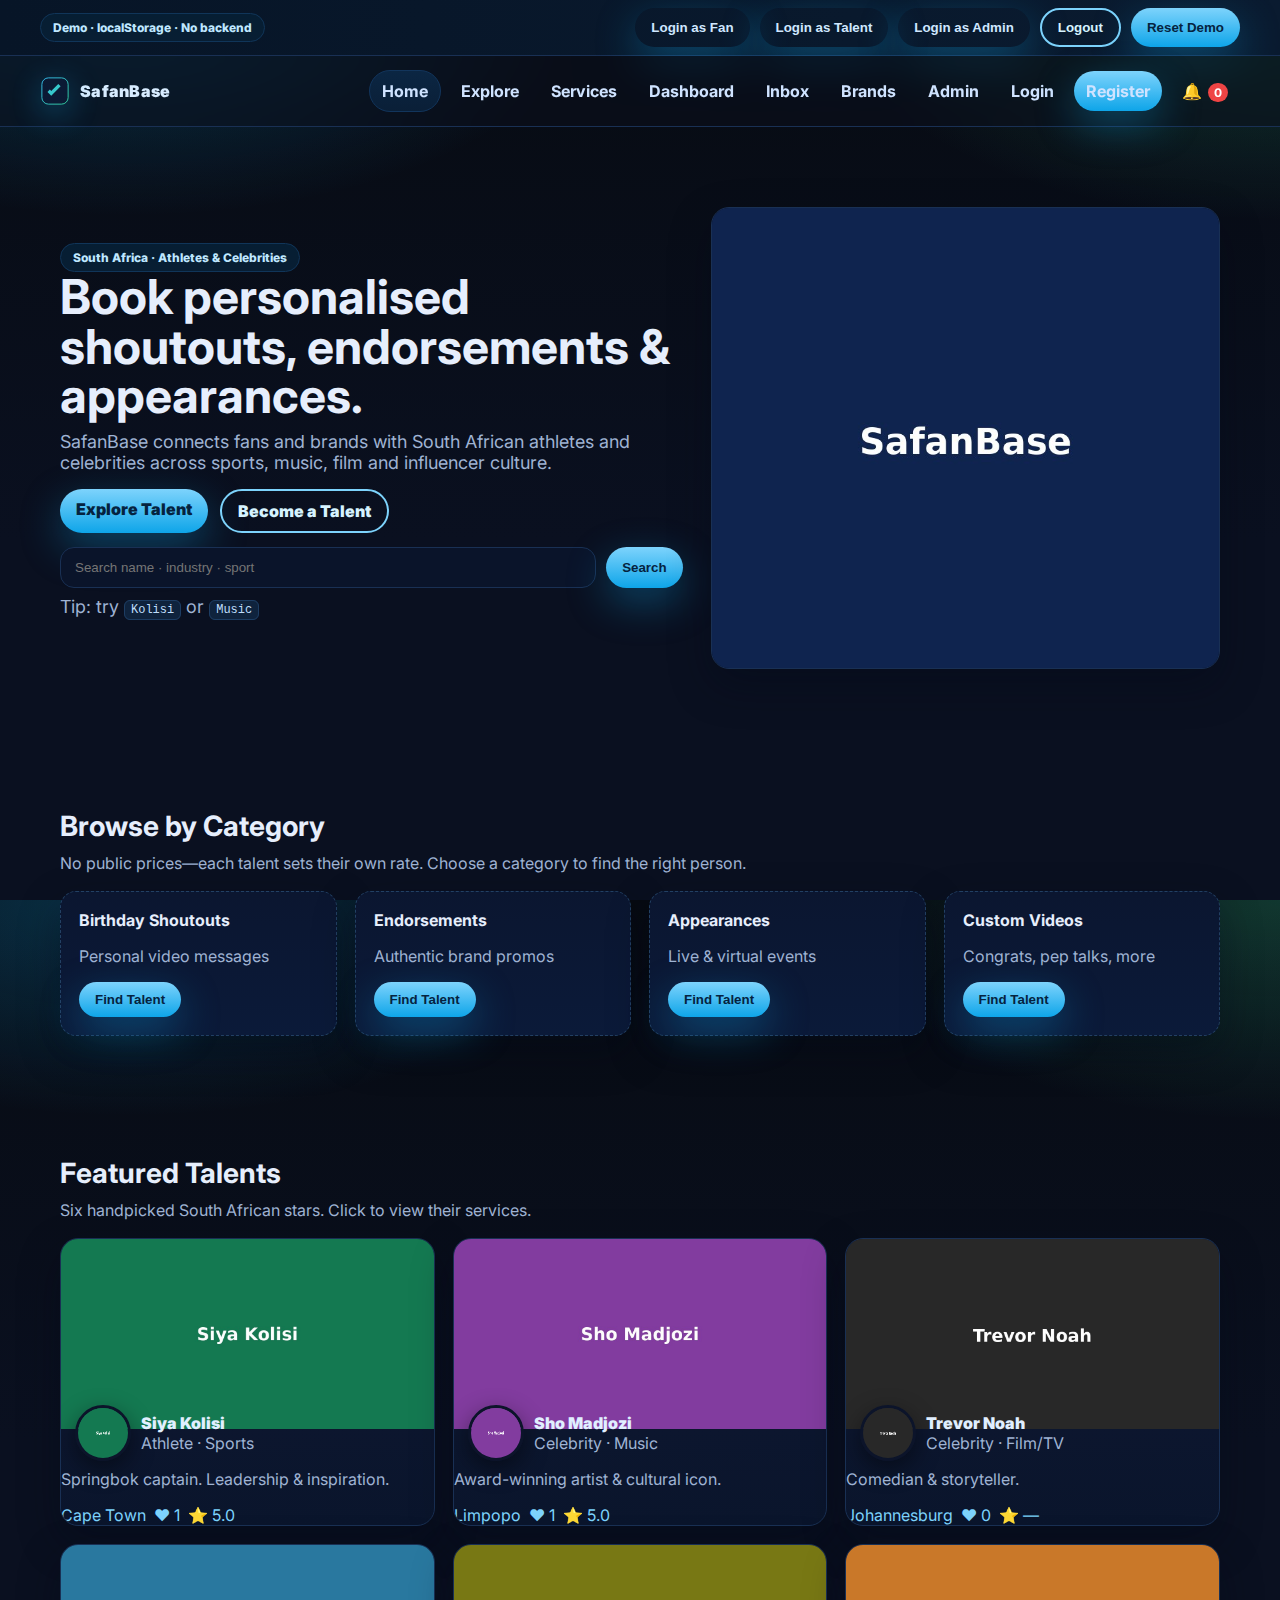
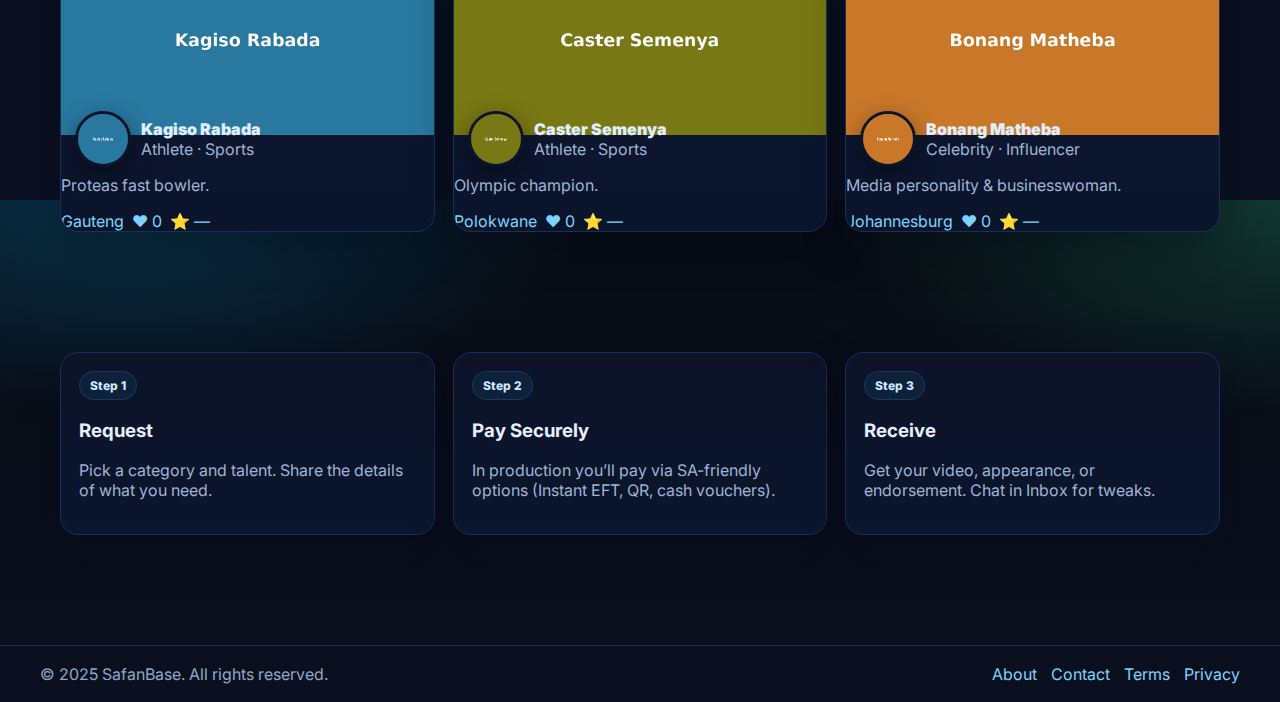
<file: index.html>
<!doctype html><html lang="en"><head><meta charset="utf-8"><meta name="viewport" content="width=device-width, initial-scale=1">
<title>Home · SafanBase</title>
<link href="https://fonts.googleapis.com/css2?family=Inter:wght@400;600;800;900&display=swap" rel="stylesheet">
<meta name="description" content="SafanBase connects South African fans & brands with athletes and celebrities for personalised content, endorsements & appearances.">
<meta property="og:title" content="Home · SafanBase"><meta property="og:image" content="assets/og.png">
<link rel="icon" href="assets/favicon.ico">
<link rel="stylesheet" href="styles.css">
<script defer src="app.js"></script></head><body>

<div class="demo-bar">
  <div class="container inner">
    <div class="badge">Demo · localStorage · No backend</div>
    <div style="display:flex;gap:10px;flex-wrap:wrap">
      <button class="btn btn-ghost" onclick="SB.demoLogin('fan')">Login as Fan</button>
      <button class="btn btn-ghost" onclick="SB.demoLogin('talent')">Login as Talent</button>
      <button class="btn btn-ghost" onclick="SB.demoLogin('admin')">Login as Admin</button>
      <button class="btn btn-outline" onclick="SB.logout()">Logout</button>
      <button class="btn" onclick="SB.resetDemo()">Reset Demo</button>
    </div>
  </div>
</div>
<header class="header">
  <div class="container nav">
    <div class="brand"><img src="assets/logo.svg" alt="logo"><span>SafanBase</span></div>
    <ul>
      <li><a class="active" href="index.html">Home</a></li>
      <li><a class="" href="pages/explore.html">Explore</a></li>
      <li><a class="" href="pages/services.html">Services</a></li>
      <li><a class="" href="pages/dashboard.html">Dashboard</a></li>
      <li><a class="" href="pages/inbox.html">Inbox</a></li>
      <li><a class="" href="pages/brands.html">Brands</a></li>
      <li><a class="" href="pages/admin.html">Admin</a></li>
      <li><a class="" href="pages/login.html">Login</a></li>
      <li><a class="btn " href="pages/register.html">Register</a></li>
      <li><a href="pages/inbox.html" title="Notifications">🔔<span id="notifDot">0</span></a></li>
    </ul>
  </div>
</header>
<section class="hero">
  <div class="container wrap">
    <div>
      <div class="badge">South Africa · Athletes & Celebrities</div>
      <h1>Book personalised shoutouts, endorsements & appearances.</h1>
      <p>SafanBase connects fans and brands with South African athletes and celebrities across sports, music, film and influencer culture.</p>
      <div class="hero-cta">
        <a class="btn" href="pages/explore.html">Explore Talent</a>
        <a class="btn btn-outline" href="pages/register.html">Become a Talent</a>
      </div>
      <div style="margin-top:14px;display:flex;gap:10px">
        <input id="homeSearch" class="input" placeholder="Search name · industry · sport">
        <button class="btn" onclick="SB.searchFromHome()">Search</button>
      </div>
      <p class="muted" style="margin-top:8px">Tip: try <span class="kbd">Kolisi</span> or <span class="kbd">Music</span></p>
    </div>
    <div class="card"><img src="assets/hero.jpg" alt="SafanBase talent" style="height:460px;object-fit:cover;width:100%"></div>
  </div>
</section>

<section class="section">
  <div class="container">
    <h2>Browse by Category</h2>
    <p class="lead">No public prices—each talent sets their own rate. Choose a category to find the right person.</p>
    <div class="grid grid-4">
      <div class="service-pill"><strong>Birthday Shoutouts</strong><p class="muted">Personal video messages</p><button class="btn" onclick="location.href='pages/explore.html?category=SHOUTOUT'">Find Talent</button></div>
      <div class="service-pill"><strong>Endorsements</strong><p class="muted">Authentic brand promos</p><button class="btn" onclick="location.href='pages/explore.html?category=ENDORSEMENT'">Find Talent</button></div>
      <div class="service-pill"><strong>Appearances</strong><p class="muted">Live & virtual events</p><button class="btn" onclick="location.href='pages/explore.html?category=APPEARANCE'">Find Talent</button></div>
      <div class="service-pill"><strong>Custom Videos</strong><p class="muted">Congrats, pep talks, more</p><button class="btn" onclick="location.href='pages/explore.html?category=CUSTOM'">Find Talent</button></div>
    </div>
  </div>
</section>

<section class="section">
  <div class="container">
    <h2>Featured Talents</h2>
    <p class="lead">Six handpicked South African stars. Click to view their services.</p>
    <div id="featuredGrid" class="grid grid-3"></div>
  </div>
</section>

<section class="section">
  <div class="container grid grid-3">
    <div class="card"><div class="body"><div class="chip">Step 1</div><h3>Request</h3><p class="muted">Pick a category and talent. Share the details of what you need.</p></div></div>
    <div class="card"><div class="body"><div class="chip">Step 2</div><h3>Pay Securely</h3><p class="muted">In production you’ll pay via SA-friendly options (Instant EFT, QR, cash vouchers).</p></div></div>
    <div class="card"><div class="body"><div class="chip">Step 3</div><h3>Receive</h3><p class="muted">Get your video, appearance, or endorsement. Chat in Inbox for tweaks.</p></div></div>
  </div>
</section>
<footer class="footer">
  <div class="container inner">
    <div>© 2025 SafanBase. All rights reserved.</div>
    <div style="display:flex;gap:14px;flex-wrap:wrap">
      <a href="pages/about.html">About</a>
      <a href="pages/contact.html">Contact</a>
      <a href="pages/terms.html">Terms</a>
      <a href="pages/policy.html">Privacy</a>
    </div>
  </div>
</footer>
</body></html>
</file>
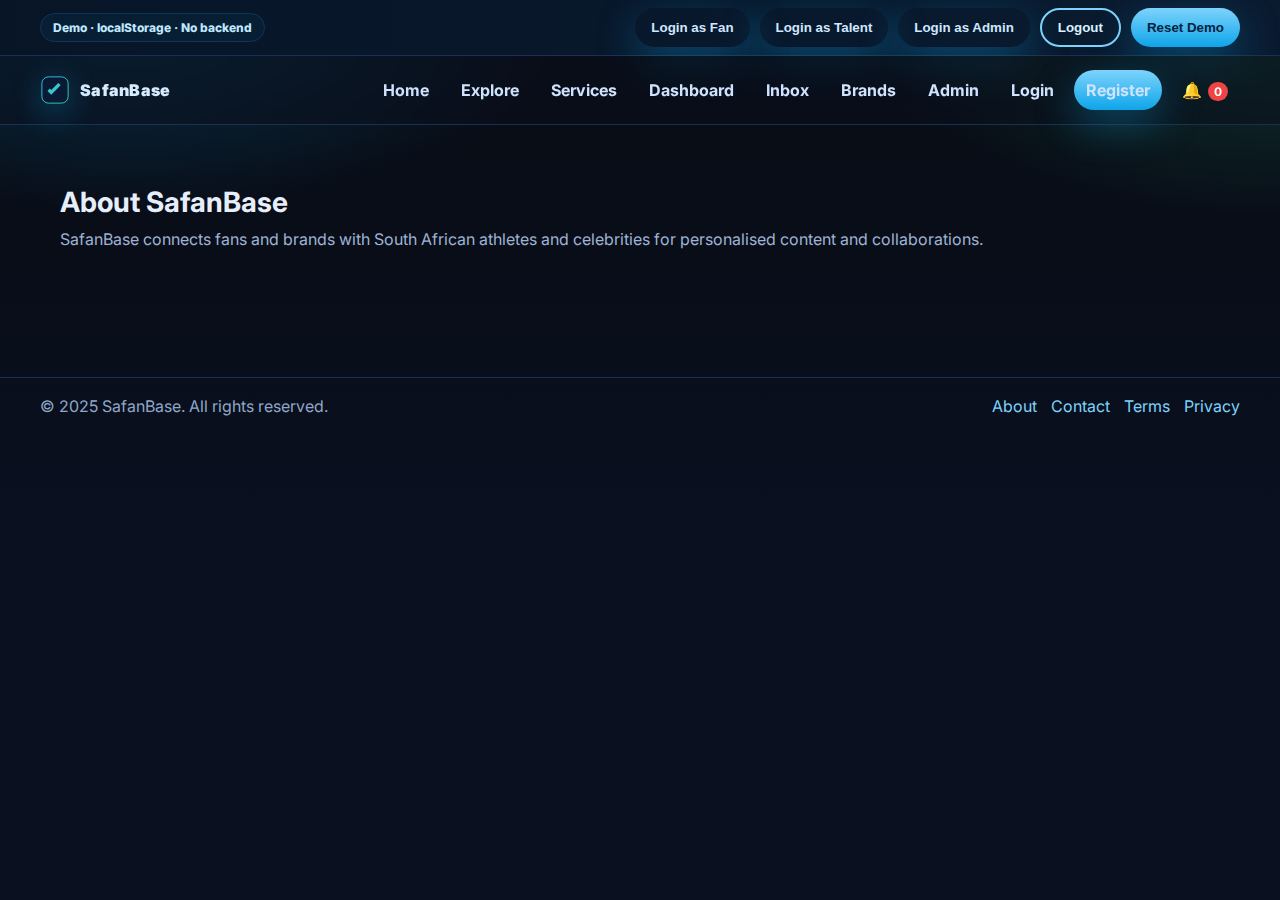
<file: pages/about.html>
<!doctype html><html lang='en'><head><meta charset="utf-8"><meta name="viewport" content="width=device-width, initial-scale=1">
<title>About · SafanBase</title>
<link href="https://fonts.googleapis.com/css2?family=Inter:wght@400;600;800;900&display=swap" rel="stylesheet">
<meta name="description" content="SafanBase connects South African fans & brands with athletes and celebrities for personalised content, endorsements & appearances.">
<meta property="og:title" content="About · SafanBase"><meta property="og:image" content="../assets/og.png">
<link rel="icon" href="../assets/favicon.ico">
<link rel="stylesheet" href="../styles.css">
<script defer src="../app.js"></script></head><body>
<div class="demo-bar">
  <div class="container inner">
    <div class="badge">Demo · localStorage · No backend</div>
    <div style="display:flex;gap:10px;flex-wrap:wrap">
      <button class="btn btn-ghost" onclick="SB.demoLogin('fan')">Login as Fan</button>
      <button class="btn btn-ghost" onclick="SB.demoLogin('talent')">Login as Talent</button>
      <button class="btn btn-ghost" onclick="SB.demoLogin('admin')">Login as Admin</button>
      <button class="btn btn-outline" onclick="SB.logout()">Logout</button>
      <button class="btn" onclick="SB.resetDemo()">Reset Demo</button>
    </div>
  </div>
</div>
<header class="header">
  <div class="container nav">
    <div class="brand"><img src="../assets/logo.svg" alt="logo"><span>SafanBase</span></div>
    <ul>
      <li><a class="" href="../index.html">Home</a></li>
      <li><a class="" href="../pages/explore.html">Explore</a></li>
      <li><a class="" href="../pages/services.html">Services</a></li>
      <li><a class="" href="../pages/dashboard.html">Dashboard</a></li>
      <li><a class="" href="../pages/inbox.html">Inbox</a></li>
      <li><a class="" href="../pages/brands.html">Brands</a></li>
      <li><a class="" href="../pages/admin.html">Admin</a></li>
      <li><a class="" href="../pages/login.html">Login</a></li>
      <li><a class="btn " href="../pages/register.html">Register</a></li>
      <li><a href="../pages/inbox.html" title="Notifications">🔔<span id="notifDot">0</span></a></li>
    </ul>
  </div>
</header><section class='section'><div class='container'><h2>About SafanBase</h2><p class='lead'>SafanBase connects fans and brands with South African athletes and celebrities for personalised content and collaborations.</p></div></section><footer class="footer">
  <div class="container inner">
    <div>© 2025 SafanBase. All rights reserved.</div>
    <div style="display:flex;gap:14px;flex-wrap:wrap">
      <a href="../pages/about.html">About</a>
      <a href="../pages/contact.html">Contact</a>
      <a href="../pages/terms.html">Terms</a>
      <a href="../pages/policy.html">Privacy</a>
    </div>
  </div>
</footer></body></html>
</file>
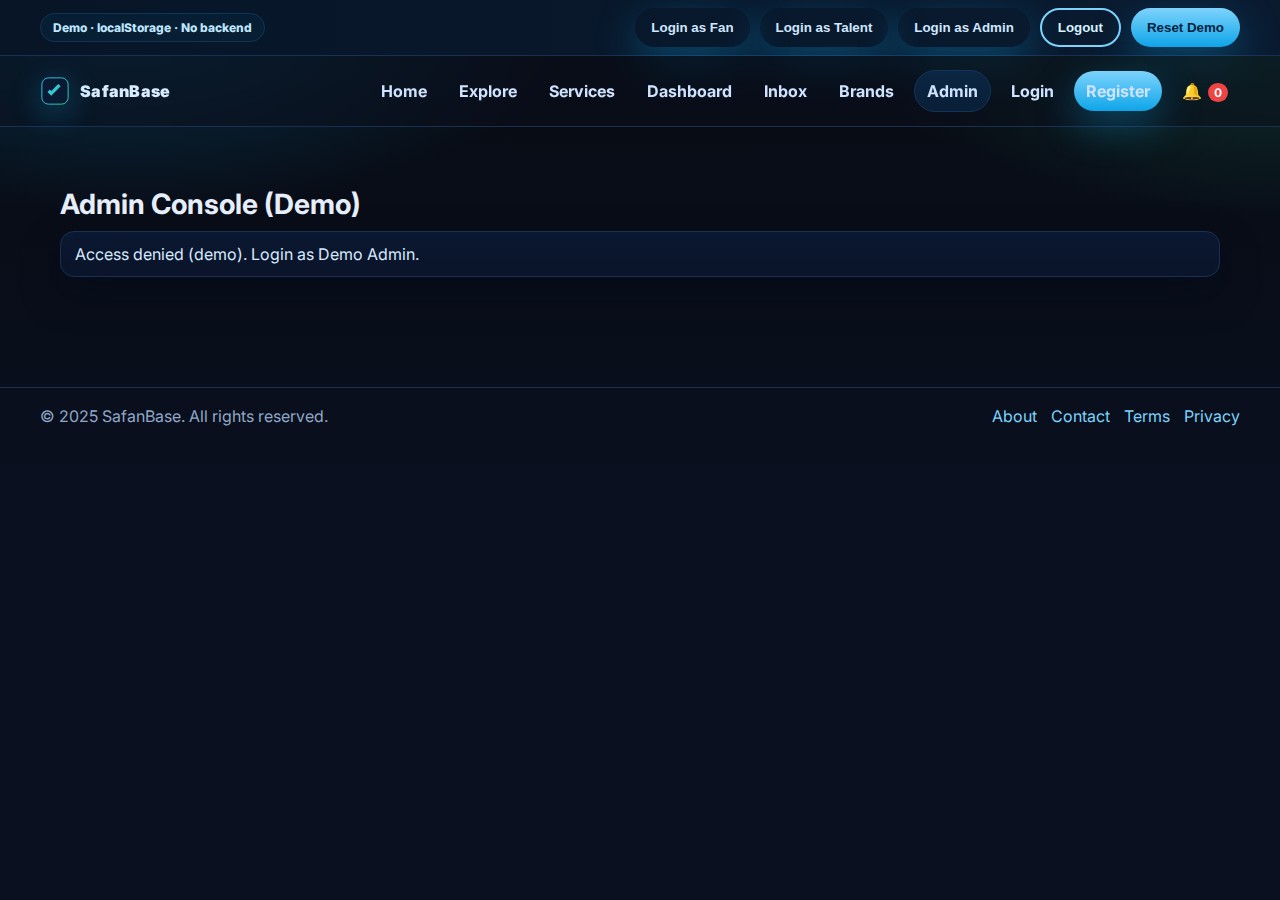
<file: pages/admin.html>
<!doctype html><html lang='en'><head><meta charset="utf-8"><meta name="viewport" content="width=device-width, initial-scale=1">
<title>Admin · SafanBase</title>
<link href="https://fonts.googleapis.com/css2?family=Inter:wght@400;600;800;900&display=swap" rel="stylesheet">
<meta name="description" content="SafanBase connects South African fans & brands with athletes and celebrities for personalised content, endorsements & appearances.">
<meta property="og:title" content="Admin · SafanBase"><meta property="og:image" content="../assets/og.png">
<link rel="icon" href="../assets/favicon.ico">
<link rel="stylesheet" href="../styles.css">
<script defer src="../app.js"></script></head><body>
<div class="demo-bar">
  <div class="container inner">
    <div class="badge">Demo · localStorage · No backend</div>
    <div style="display:flex;gap:10px;flex-wrap:wrap">
      <button class="btn btn-ghost" onclick="SB.demoLogin('fan')">Login as Fan</button>
      <button class="btn btn-ghost" onclick="SB.demoLogin('talent')">Login as Talent</button>
      <button class="btn btn-ghost" onclick="SB.demoLogin('admin')">Login as Admin</button>
      <button class="btn btn-outline" onclick="SB.logout()">Logout</button>
      <button class="btn" onclick="SB.resetDemo()">Reset Demo</button>
    </div>
  </div>
</div>
<header class="header">
  <div class="container nav">
    <div class="brand"><img src="../assets/logo.svg" alt="logo"><span>SafanBase</span></div>
    <ul>
      <li><a class="" href="../index.html">Home</a></li>
      <li><a class="" href="../pages/explore.html">Explore</a></li>
      <li><a class="" href="../pages/services.html">Services</a></li>
      <li><a class="" href="../pages/dashboard.html">Dashboard</a></li>
      <li><a class="" href="../pages/inbox.html">Inbox</a></li>
      <li><a class="" href="../pages/brands.html">Brands</a></li>
      <li><a class="active" href="../pages/admin.html">Admin</a></li>
      <li><a class="" href="../pages/login.html">Login</a></li>
      <li><a class="btn " href="../pages/register.html">Register</a></li>
      <li><a href="../pages/inbox.html" title="Notifications">🔔<span id="notifDot">0</span></a></li>
    </ul>
  </div>
</header><section class='section'><div class='container'>
  <h2>Admin Console (Demo)</h2>
  <div id="adminGate" class="alert">Checking access…</div>
  <div id="adminPanels" class="hidden">
    <div class="grid grid-3" style="margin:12px 0">
      <div class="card"><div class="body"><strong>Users</strong><div id="admUsers"></div></div></div>
      <div class="card"><div class="body"><strong>Services</strong><div id="admServices"></div></div></div>
      <div class="card"><div class="body"><strong>Bookings</strong><div id="admBookings"></div></div></div>
    </div>
  </div>
</div></section><footer class="footer">
  <div class="container inner">
    <div>© 2025 SafanBase. All rights reserved.</div>
    <div style="display:flex;gap:14px;flex-wrap:wrap">
      <a href="../pages/about.html">About</a>
      <a href="../pages/contact.html">Contact</a>
      <a href="../pages/terms.html">Terms</a>
      <a href="../pages/policy.html">Privacy</a>
    </div>
  </div>
</footer></body></html>
</file>
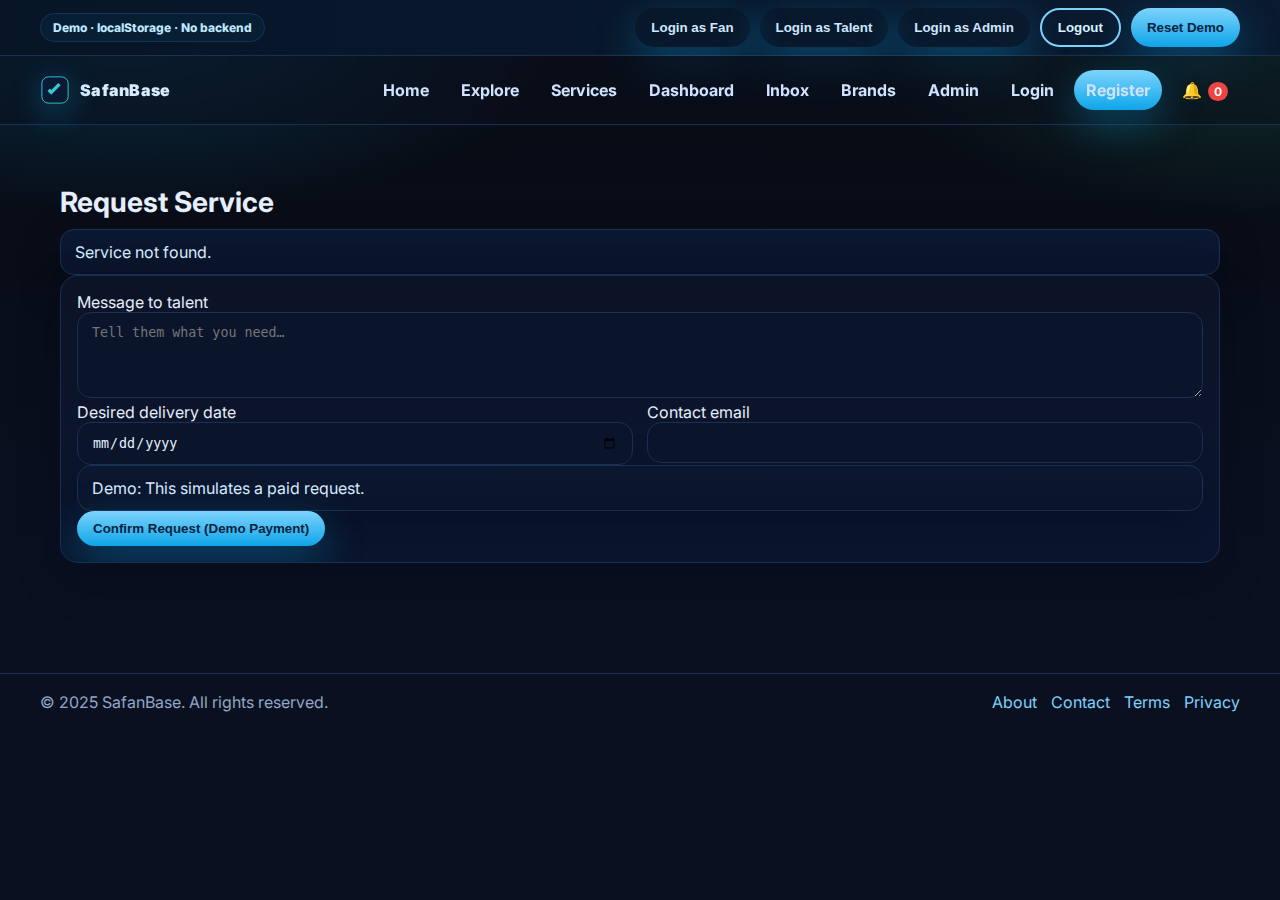
<file: pages/booking.html>
<!doctype html><html lang='en'><head><meta charset="utf-8"><meta name="viewport" content="width=device-width, initial-scale=1">
<title>Book Service · SafanBase</title>
<link href="https://fonts.googleapis.com/css2?family=Inter:wght@400;600;800;900&display=swap" rel="stylesheet">
<meta name="description" content="SafanBase connects South African fans & brands with athletes and celebrities for personalised content, endorsements & appearances.">
<meta property="og:title" content="Book Service · SafanBase"><meta property="og:image" content="../assets/og.png">
<link rel="icon" href="../assets/favicon.ico">
<link rel="stylesheet" href="../styles.css">
<script defer src="../app.js"></script></head><body>
<div class="demo-bar">
  <div class="container inner">
    <div class="badge">Demo · localStorage · No backend</div>
    <div style="display:flex;gap:10px;flex-wrap:wrap">
      <button class="btn btn-ghost" onclick="SB.demoLogin('fan')">Login as Fan</button>
      <button class="btn btn-ghost" onclick="SB.demoLogin('talent')">Login as Talent</button>
      <button class="btn btn-ghost" onclick="SB.demoLogin('admin')">Login as Admin</button>
      <button class="btn btn-outline" onclick="SB.logout()">Logout</button>
      <button class="btn" onclick="SB.resetDemo()">Reset Demo</button>
    </div>
  </div>
</div>
<header class="header">
  <div class="container nav">
    <div class="brand"><img src="../assets/logo.svg" alt="logo"><span>SafanBase</span></div>
    <ul>
      <li><a class="" href="../index.html">Home</a></li>
      <li><a class="" href="../pages/explore.html">Explore</a></li>
      <li><a class="" href="../pages/services.html">Services</a></li>
      <li><a class="" href="../pages/dashboard.html">Dashboard</a></li>
      <li><a class="" href="../pages/inbox.html">Inbox</a></li>
      <li><a class="" href="../pages/brands.html">Brands</a></li>
      <li><a class="" href="../pages/admin.html">Admin</a></li>
      <li><a class="" href="../pages/login.html">Login</a></li>
      <li><a class="btn " href="../pages/register.html">Register</a></li>
      <li><a href="../pages/inbox.html" title="Notifications">🔔<span id="notifDot">0</span></a></li>
    </ul>
  </div>
</header><section class='section'><div class='container'>
  <h2>Request Service</h2>
  <div id="bookingInfo" class="alert">Loading service...</div>
  <form id="bookingForm" class="card" style="padding:16px" onsubmit="SB.handleBooking(event)">
    <div><label>Message to talent</label><textarea class="textarea" name="message" rows="4" required placeholder="Tell them what you need…"></textarea></div>
    <div class="form-row">
      <div><label>Desired delivery date</label><input class="input" type="date" name="due" required></div>
      <div><label>Contact email</label><input class="input" type="email" name="email" required></div>
    </div>
    <div class="alert">Demo: This simulates a paid request.</div>
    <button class="btn" type="submit">Confirm Request (Demo Payment)</button>
  </form>
</div></section><footer class="footer">
  <div class="container inner">
    <div>© 2025 SafanBase. All rights reserved.</div>
    <div style="display:flex;gap:14px;flex-wrap:wrap">
      <a href="../pages/about.html">About</a>
      <a href="../pages/contact.html">Contact</a>
      <a href="../pages/terms.html">Terms</a>
      <a href="../pages/policy.html">Privacy</a>
    </div>
  </div>
</footer></body></html>
</file>
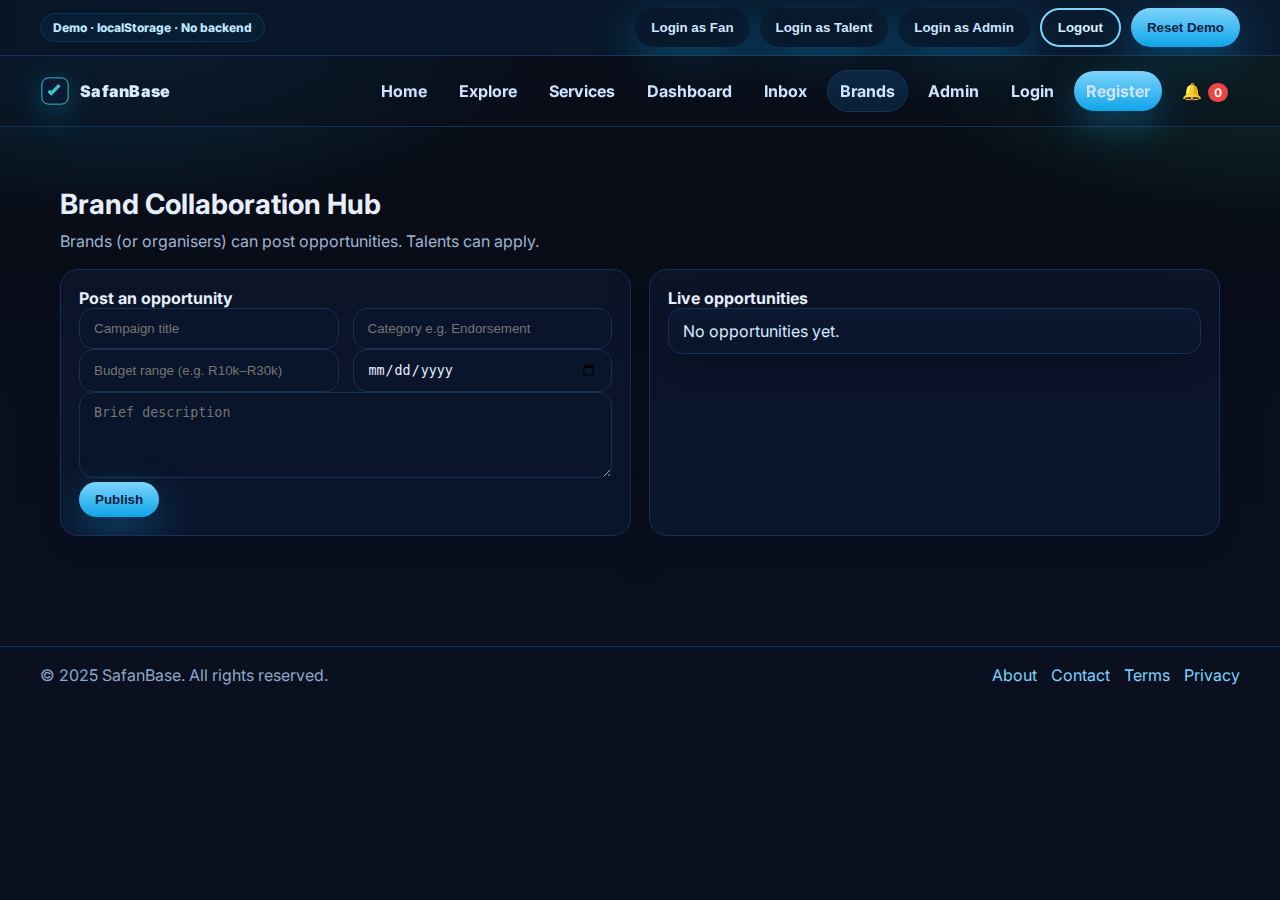
<file: pages/brands.html>
<!doctype html><html lang='en'><head><meta charset="utf-8"><meta name="viewport" content="width=device-width, initial-scale=1">
<title>Brand Opportunities · SafanBase</title>
<link href="https://fonts.googleapis.com/css2?family=Inter:wght@400;600;800;900&display=swap" rel="stylesheet">
<meta name="description" content="SafanBase connects South African fans & brands with athletes and celebrities for personalised content, endorsements & appearances.">
<meta property="og:title" content="Brand Opportunities · SafanBase"><meta property="og:image" content="../assets/og.png">
<link rel="icon" href="../assets/favicon.ico">
<link rel="stylesheet" href="../styles.css">
<script defer src="../app.js"></script></head><body>
<div class="demo-bar">
  <div class="container inner">
    <div class="badge">Demo · localStorage · No backend</div>
    <div style="display:flex;gap:10px;flex-wrap:wrap">
      <button class="btn btn-ghost" onclick="SB.demoLogin('fan')">Login as Fan</button>
      <button class="btn btn-ghost" onclick="SB.demoLogin('talent')">Login as Talent</button>
      <button class="btn btn-ghost" onclick="SB.demoLogin('admin')">Login as Admin</button>
      <button class="btn btn-outline" onclick="SB.logout()">Logout</button>
      <button class="btn" onclick="SB.resetDemo()">Reset Demo</button>
    </div>
  </div>
</div>
<header class="header">
  <div class="container nav">
    <div class="brand"><img src="../assets/logo.svg" alt="logo"><span>SafanBase</span></div>
    <ul>
      <li><a class="" href="../index.html">Home</a></li>
      <li><a class="" href="../pages/explore.html">Explore</a></li>
      <li><a class="" href="../pages/services.html">Services</a></li>
      <li><a class="" href="../pages/dashboard.html">Dashboard</a></li>
      <li><a class="" href="../pages/inbox.html">Inbox</a></li>
      <li><a class="active" href="../pages/brands.html">Brands</a></li>
      <li><a class="" href="../pages/admin.html">Admin</a></li>
      <li><a class="" href="../pages/login.html">Login</a></li>
      <li><a class="btn " href="../pages/register.html">Register</a></li>
      <li><a href="../pages/inbox.html" title="Notifications">🔔<span id="notifDot">0</span></a></li>
    </ul>
  </div>
</header><section class='section'><div class='container'>
  <h2>Brand Collaboration Hub</h2>
  <p class="lead">Brands (or organisers) can post opportunities. Talents can apply.</p>
  <div class="grid grid-2">
    <div class="card"><div class="body"><strong>Post an opportunity</strong>
      <form id="oppForm" onsubmit="SB.postOpportunity(event)">
        <div class="form-row"><input class="input" name="title" placeholder="Campaign title" required><input class="input" name="category" placeholder="Category e.g. Endorsement" required></div>
        <div class="form-row"><input class="input" name="budget" placeholder="Budget range (e.g. R10k–R30k)"><input class="input" name="deadline" type="date" placeholder="Deadline"></div>
        <textarea class="textarea" rows="4" name="desc" placeholder="Brief description"></textarea>
        <button class="btn" type="submit">Publish</button>
      </form>
    </div></div>
    <div class="card"><div class="body"><strong>Live opportunities</strong><div id="oppList"></div></div></div>
  </div>
</div></section><footer class="footer">
  <div class="container inner">
    <div>© 2025 SafanBase. All rights reserved.</div>
    <div style="display:flex;gap:14px;flex-wrap:wrap">
      <a href="../pages/about.html">About</a>
      <a href="../pages/contact.html">Contact</a>
      <a href="../pages/terms.html">Terms</a>
      <a href="../pages/policy.html">Privacy</a>
    </div>
  </div>
</footer></body></html>
</file>
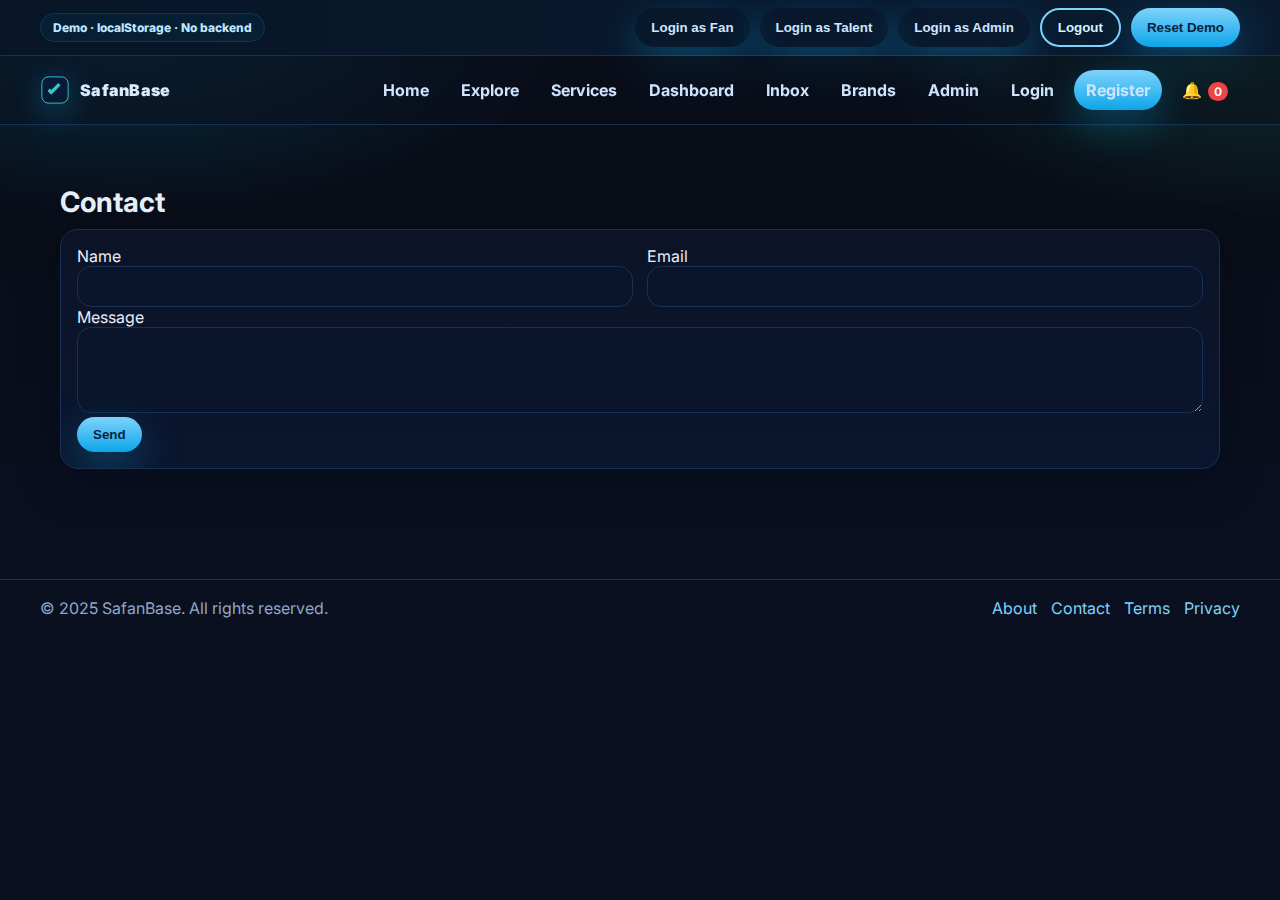
<file: pages/contact.html>
<!doctype html><html lang='en'><head><meta charset="utf-8"><meta name="viewport" content="width=device-width, initial-scale=1">
<title>Contact · SafanBase</title>
<link href="https://fonts.googleapis.com/css2?family=Inter:wght@400;600;800;900&display=swap" rel="stylesheet">
<meta name="description" content="SafanBase connects South African fans & brands with athletes and celebrities for personalised content, endorsements & appearances.">
<meta property="og:title" content="Contact · SafanBase"><meta property="og:image" content="../assets/og.png">
<link rel="icon" href="../assets/favicon.ico">
<link rel="stylesheet" href="../styles.css">
<script defer src="../app.js"></script></head><body>
<div class="demo-bar">
  <div class="container inner">
    <div class="badge">Demo · localStorage · No backend</div>
    <div style="display:flex;gap:10px;flex-wrap:wrap">
      <button class="btn btn-ghost" onclick="SB.demoLogin('fan')">Login as Fan</button>
      <button class="btn btn-ghost" onclick="SB.demoLogin('talent')">Login as Talent</button>
      <button class="btn btn-ghost" onclick="SB.demoLogin('admin')">Login as Admin</button>
      <button class="btn btn-outline" onclick="SB.logout()">Logout</button>
      <button class="btn" onclick="SB.resetDemo()">Reset Demo</button>
    </div>
  </div>
</div>
<header class="header">
  <div class="container nav">
    <div class="brand"><img src="../assets/logo.svg" alt="logo"><span>SafanBase</span></div>
    <ul>
      <li><a class="" href="../index.html">Home</a></li>
      <li><a class="" href="../pages/explore.html">Explore</a></li>
      <li><a class="" href="../pages/services.html">Services</a></li>
      <li><a class="" href="../pages/dashboard.html">Dashboard</a></li>
      <li><a class="" href="../pages/inbox.html">Inbox</a></li>
      <li><a class="" href="../pages/brands.html">Brands</a></li>
      <li><a class="" href="../pages/admin.html">Admin</a></li>
      <li><a class="" href="../pages/login.html">Login</a></li>
      <li><a class="btn " href="../pages/register.html">Register</a></li>
      <li><a href="../pages/inbox.html" title="Notifications">🔔<span id="notifDot">0</span></a></li>
    </ul>
  </div>
</header><section class='section'><div class='container'>
  <h2>Contact</h2>
  <form class="card" style="padding:16px" onsubmit="event.preventDefault();alert('Thanks, we will reply soon!')">
    <div class="form-row"><div><label>Name</label><input class="input" required></div><div><label>Email</label><input class="input" type="email" required></div></div>
    <div><label>Message</label><textarea class="textarea" rows="4" required></textarea></div>
    <button class="btn" type="submit">Send</button>
  </form>
</div></section><footer class="footer">
  <div class="container inner">
    <div>© 2025 SafanBase. All rights reserved.</div>
    <div style="display:flex;gap:14px;flex-wrap:wrap">
      <a href="../pages/about.html">About</a>
      <a href="../pages/contact.html">Contact</a>
      <a href="../pages/terms.html">Terms</a>
      <a href="../pages/policy.html">Privacy</a>
    </div>
  </div>
</footer></body></html>
</file>
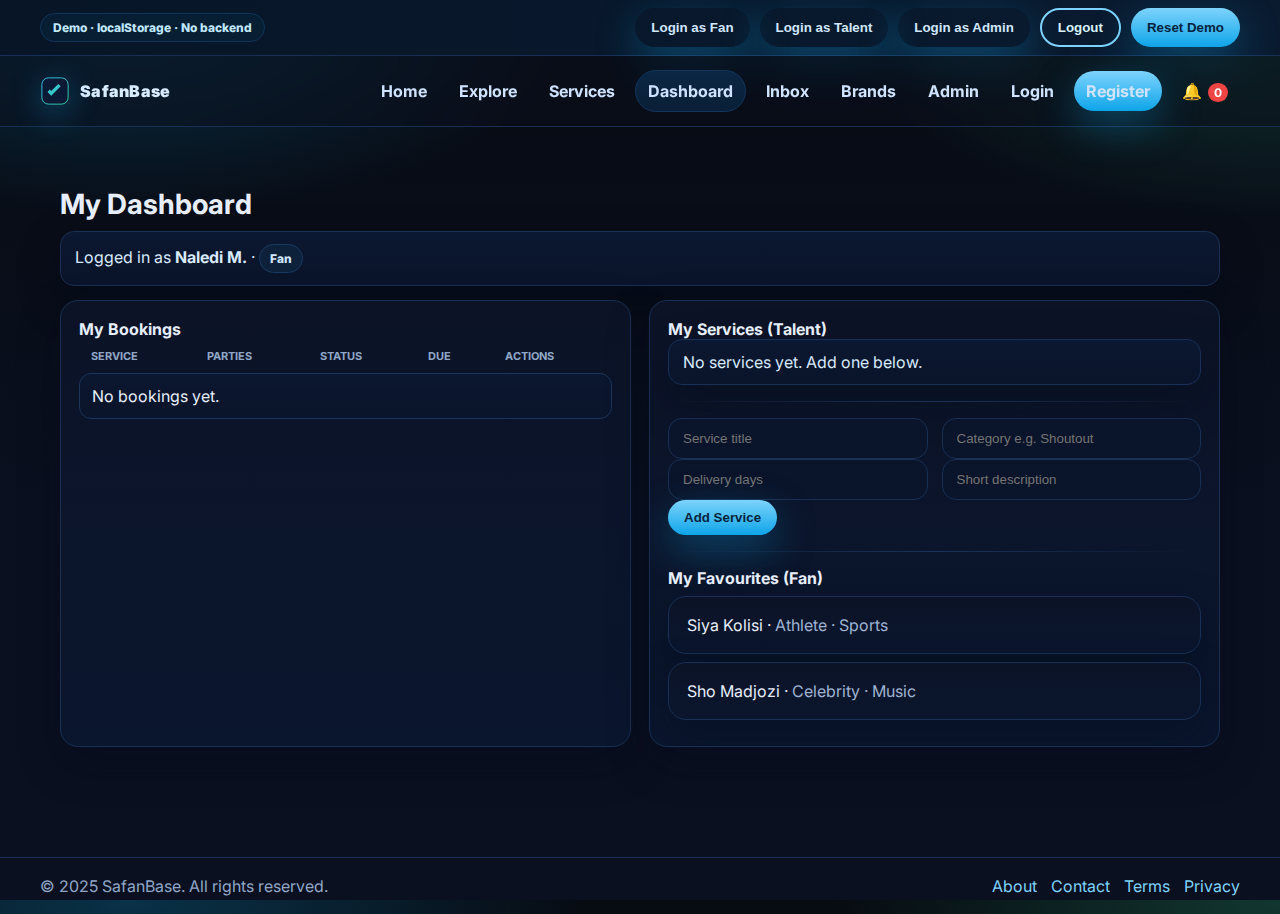
<file: pages/dashboard.html>
<!doctype html><html lang='en'><head><meta charset="utf-8"><meta name="viewport" content="width=device-width, initial-scale=1">
<title>Dashboard · SafanBase</title>
<link href="https://fonts.googleapis.com/css2?family=Inter:wght@400;600;800;900&display=swap" rel="stylesheet">
<meta name="description" content="SafanBase connects South African fans & brands with athletes and celebrities for personalised content, endorsements & appearances.">
<meta property="og:title" content="Dashboard · SafanBase"><meta property="og:image" content="../assets/og.png">
<link rel="icon" href="../assets/favicon.ico">
<link rel="stylesheet" href="../styles.css">
<script defer src="../app.js"></script></head><body>
<div class="demo-bar">
  <div class="container inner">
    <div class="badge">Demo · localStorage · No backend</div>
    <div style="display:flex;gap:10px;flex-wrap:wrap">
      <button class="btn btn-ghost" onclick="SB.demoLogin('fan')">Login as Fan</button>
      <button class="btn btn-ghost" onclick="SB.demoLogin('talent')">Login as Talent</button>
      <button class="btn btn-ghost" onclick="SB.demoLogin('admin')">Login as Admin</button>
      <button class="btn btn-outline" onclick="SB.logout()">Logout</button>
      <button class="btn" onclick="SB.resetDemo()">Reset Demo</button>
    </div>
  </div>
</div>
<header class="header">
  <div class="container nav">
    <div class="brand"><img src="../assets/logo.svg" alt="logo"><span>SafanBase</span></div>
    <ul>
      <li><a class="" href="../index.html">Home</a></li>
      <li><a class="" href="../pages/explore.html">Explore</a></li>
      <li><a class="" href="../pages/services.html">Services</a></li>
      <li><a class="active" href="../pages/dashboard.html">Dashboard</a></li>
      <li><a class="" href="../pages/inbox.html">Inbox</a></li>
      <li><a class="" href="../pages/brands.html">Brands</a></li>
      <li><a class="" href="../pages/admin.html">Admin</a></li>
      <li><a class="" href="../pages/login.html">Login</a></li>
      <li><a class="btn " href="../pages/register.html">Register</a></li>
      <li><a href="../pages/inbox.html" title="Notifications">🔔<span id="notifDot">0</span></a></li>
    </ul>
  </div>
</header><section class='section'><div class='container'>
  <h2>My Dashboard</h2>
  <div id="whoami" class="alert"></div>
  <div class="grid grid-2" style="margin-top:14px">
    <div class="card"><div class="body"><strong>My Bookings</strong><table class="table" id="bookingTable"></table></div></div>
    <div class="card"><div class="body">
      <strong>My Services (Talent)</strong><div id="serviceList"></div>
      <div class="hr"></div>
      <form id="serviceForm" onsubmit="SB.addService(event)">
        <div class="form-row"><input class="input" name="title" placeholder="Service title"><input class="input" name="category" placeholder="Category e.g. Shoutout"></div>
        <div class="form-row"><input class="input" name="delivery" type="number" min="1" placeholder="Delivery days"><input class="input" name="desc" placeholder="Short description"></div>
        <button class="btn" type="submit">Add Service</button>
      </form>
      <div class="hr"></div>
      <strong>My Favourites (Fan)</strong><div id="favList"></div>
    </div></div>
  </div>
</div></section><footer class="footer">
  <div class="container inner">
    <div>© 2025 SafanBase. All rights reserved.</div>
    <div style="display:flex;gap:14px;flex-wrap:wrap">
      <a href="../pages/about.html">About</a>
      <a href="../pages/contact.html">Contact</a>
      <a href="../pages/terms.html">Terms</a>
      <a href="../pages/policy.html">Privacy</a>
    </div>
  </div>
</footer></body></html>
</file>
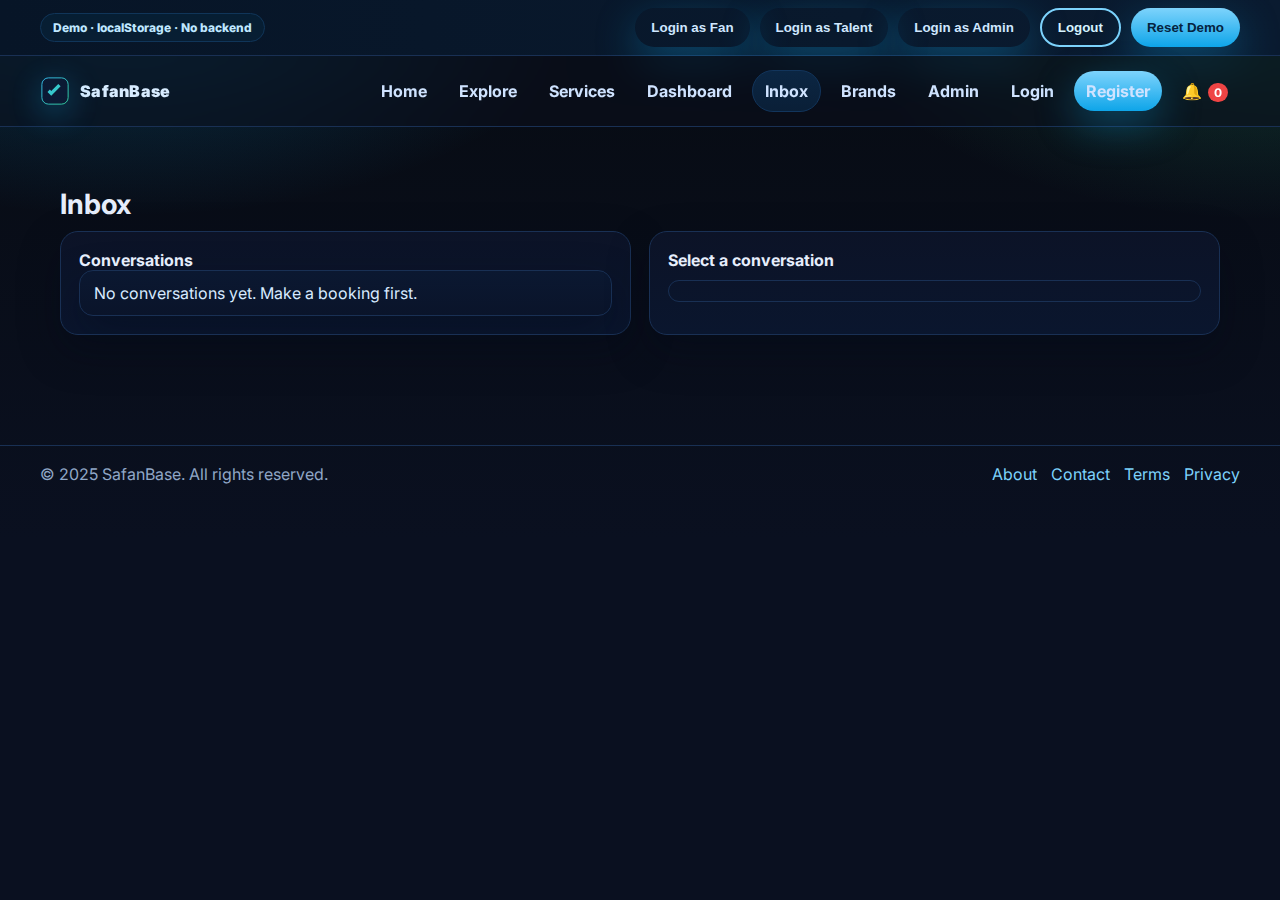
<file: pages/inbox.html>
<!doctype html><html lang='en'><head><meta charset="utf-8"><meta name="viewport" content="width=device-width, initial-scale=1">
<title>Inbox · SafanBase</title>
<link href="https://fonts.googleapis.com/css2?family=Inter:wght@400;600;800;900&display=swap" rel="stylesheet">
<meta name="description" content="SafanBase connects South African fans & brands with athletes and celebrities for personalised content, endorsements & appearances.">
<meta property="og:title" content="Inbox · SafanBase"><meta property="og:image" content="../assets/og.png">
<link rel="icon" href="../assets/favicon.ico">
<link rel="stylesheet" href="../styles.css">
<script defer src="../app.js"></script></head><body>
<div class="demo-bar">
  <div class="container inner">
    <div class="badge">Demo · localStorage · No backend</div>
    <div style="display:flex;gap:10px;flex-wrap:wrap">
      <button class="btn btn-ghost" onclick="SB.demoLogin('fan')">Login as Fan</button>
      <button class="btn btn-ghost" onclick="SB.demoLogin('talent')">Login as Talent</button>
      <button class="btn btn-ghost" onclick="SB.demoLogin('admin')">Login as Admin</button>
      <button class="btn btn-outline" onclick="SB.logout()">Logout</button>
      <button class="btn" onclick="SB.resetDemo()">Reset Demo</button>
    </div>
  </div>
</div>
<header class="header">
  <div class="container nav">
    <div class="brand"><img src="../assets/logo.svg" alt="logo"><span>SafanBase</span></div>
    <ul>
      <li><a class="" href="../index.html">Home</a></li>
      <li><a class="" href="../pages/explore.html">Explore</a></li>
      <li><a class="" href="../pages/services.html">Services</a></li>
      <li><a class="" href="../pages/dashboard.html">Dashboard</a></li>
      <li><a class="active" href="../pages/inbox.html">Inbox</a></li>
      <li><a class="" href="../pages/brands.html">Brands</a></li>
      <li><a class="" href="../pages/admin.html">Admin</a></li>
      <li><a class="" href="../pages/login.html">Login</a></li>
      <li><a class="btn " href="../pages/register.html">Register</a></li>
      <li><a href="../pages/inbox.html" title="Notifications">🔔<span id="notifDot">0</span></a></li>
    </ul>
  </div>
</header><section class='section'><div class='container'>
  <h2>Inbox</h2>
  <div class="grid grid-2">
    <div class="card"><div class="body"><strong>Conversations</strong><div id="threads"></div></div></div>
    <div class="card"><div class="body"><strong id="chatWith">Select a conversation</strong><div id="messages" style="margin:10px 0;max-height:360px;overflow:auto;border:1px solid var(--border);border-radius:12px;padding:10px"></div>
      <form id="msgForm" class="hidden" onsubmit="SB.sendMessage(event)">
        <div class="form-row"><input class="input" name="content" placeholder="Type a message…"><button class="btn" type="submit">Send</button></div>
      </form>
    </div></div>
  </div>
</div></section><footer class="footer">
  <div class="container inner">
    <div>© 2025 SafanBase. All rights reserved.</div>
    <div style="display:flex;gap:14px;flex-wrap:wrap">
      <a href="../pages/about.html">About</a>
      <a href="../pages/contact.html">Contact</a>
      <a href="../pages/terms.html">Terms</a>
      <a href="../pages/policy.html">Privacy</a>
    </div>
  </div>
</footer></body></html>
</file>
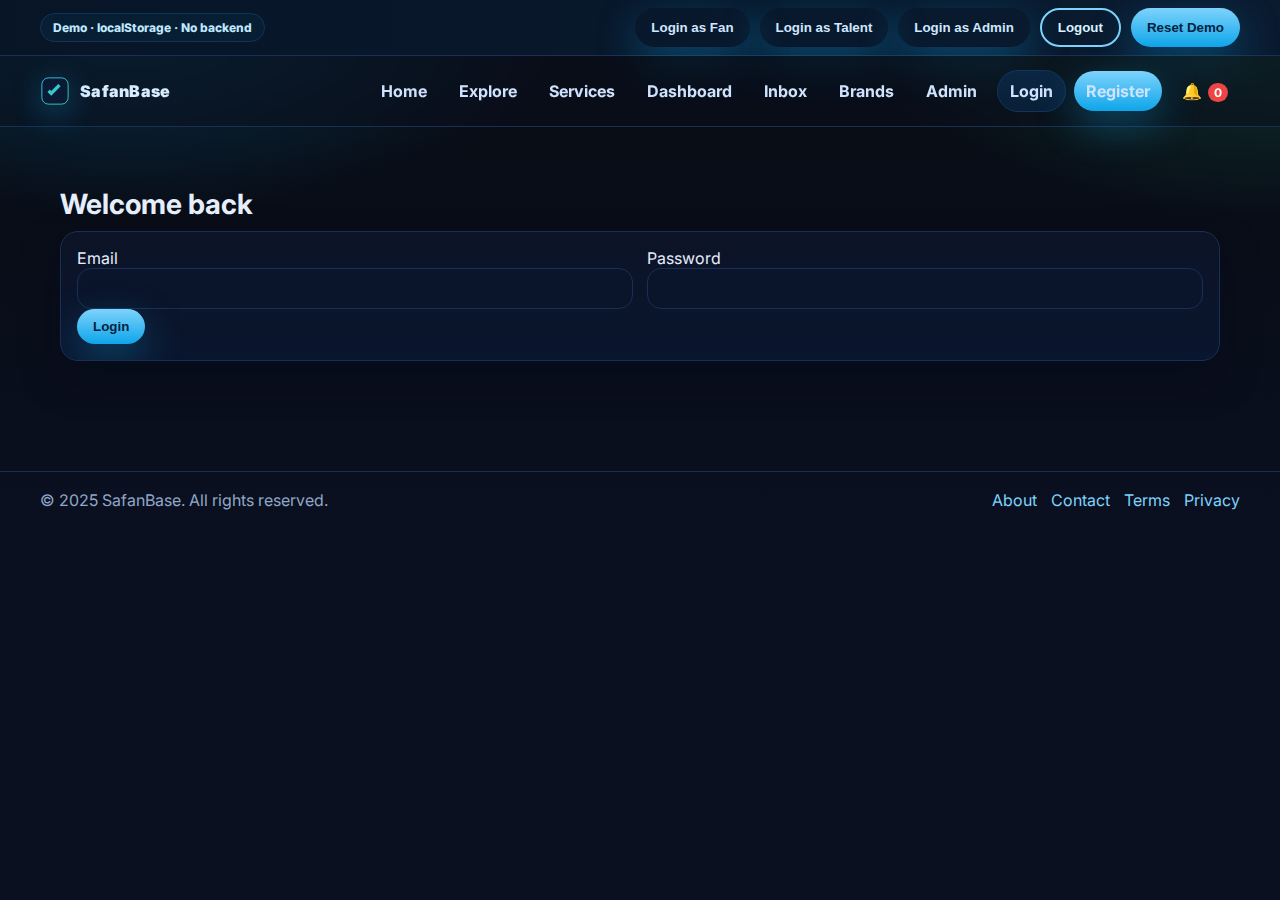
<file: pages/login.html>
<!doctype html><html lang='en'><head><meta charset="utf-8"><meta name="viewport" content="width=device-width, initial-scale=1">
<title>Login · SafanBase</title>
<link href="https://fonts.googleapis.com/css2?family=Inter:wght@400;600;800;900&display=swap" rel="stylesheet">
<meta name="description" content="SafanBase connects South African fans & brands with athletes and celebrities for personalised content, endorsements & appearances.">
<meta property="og:title" content="Login · SafanBase"><meta property="og:image" content="../assets/og.png">
<link rel="icon" href="../assets/favicon.ico">
<link rel="stylesheet" href="../styles.css">
<script defer src="../app.js"></script></head><body>
<div class="demo-bar">
  <div class="container inner">
    <div class="badge">Demo · localStorage · No backend</div>
    <div style="display:flex;gap:10px;flex-wrap:wrap">
      <button class="btn btn-ghost" onclick="SB.demoLogin('fan')">Login as Fan</button>
      <button class="btn btn-ghost" onclick="SB.demoLogin('talent')">Login as Talent</button>
      <button class="btn btn-ghost" onclick="SB.demoLogin('admin')">Login as Admin</button>
      <button class="btn btn-outline" onclick="SB.logout()">Logout</button>
      <button class="btn" onclick="SB.resetDemo()">Reset Demo</button>
    </div>
  </div>
</div>
<header class="header">
  <div class="container nav">
    <div class="brand"><img src="../assets/logo.svg" alt="logo"><span>SafanBase</span></div>
    <ul>
      <li><a class="" href="../index.html">Home</a></li>
      <li><a class="" href="../pages/explore.html">Explore</a></li>
      <li><a class="" href="../pages/services.html">Services</a></li>
      <li><a class="" href="../pages/dashboard.html">Dashboard</a></li>
      <li><a class="" href="../pages/inbox.html">Inbox</a></li>
      <li><a class="" href="../pages/brands.html">Brands</a></li>
      <li><a class="" href="../pages/admin.html">Admin</a></li>
      <li><a class="active" href="../pages/login.html">Login</a></li>
      <li><a class="btn " href="../pages/register.html">Register</a></li>
      <li><a href="../pages/inbox.html" title="Notifications">🔔<span id="notifDot">0</span></a></li>
    </ul>
  </div>
</header><section class='section'><div class='container'>
  <h2>Welcome back</h2>
  <form id="loginForm" class="card" style="padding:16px" onsubmit="SB.handleLogin(event)">
    <div class="form-row"><div><label>Email</label><input class="input" type="email" name="email" required></div><div><label>Password</label><input class="input" type="password" name="password" required></div></div>
    <button class="btn" type="submit">Login</button>
  </form>
</div></section><footer class="footer">
  <div class="container inner">
    <div>© 2025 SafanBase. All rights reserved.</div>
    <div style="display:flex;gap:14px;flex-wrap:wrap">
      <a href="../pages/about.html">About</a>
      <a href="../pages/contact.html">Contact</a>
      <a href="../pages/terms.html">Terms</a>
      <a href="../pages/policy.html">Privacy</a>
    </div>
  </div>
</footer></body></html>
</file>
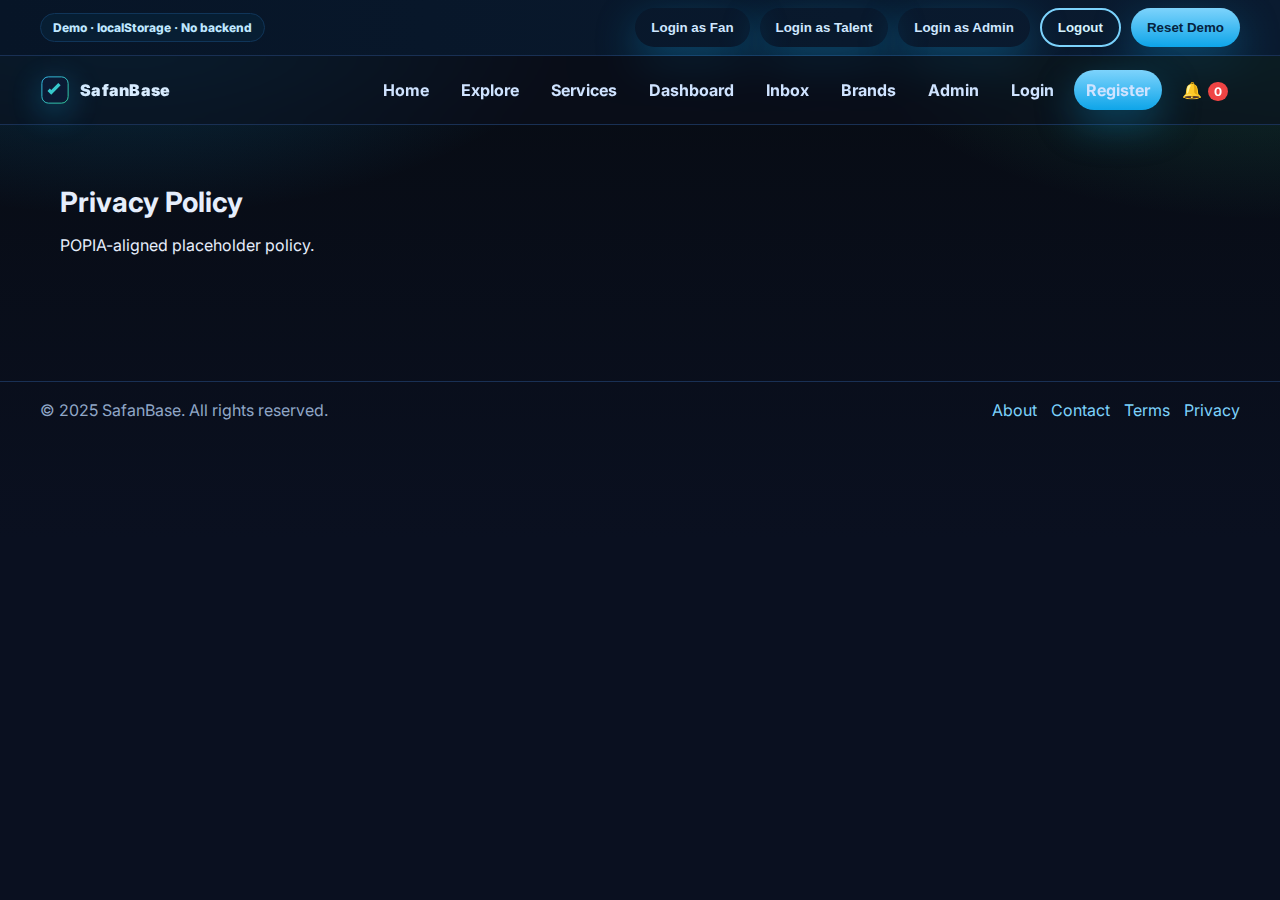
<file: pages/policy.html>
<!doctype html><html lang='en'><head><meta charset="utf-8"><meta name="viewport" content="width=device-width, initial-scale=1">
<title>Privacy Policy · SafanBase</title>
<link href="https://fonts.googleapis.com/css2?family=Inter:wght@400;600;800;900&display=swap" rel="stylesheet">
<meta name="description" content="SafanBase connects South African fans & brands with athletes and celebrities for personalised content, endorsements & appearances.">
<meta property="og:title" content="Privacy Policy · SafanBase"><meta property="og:image" content="../assets/og.png">
<link rel="icon" href="../assets/favicon.ico">
<link rel="stylesheet" href="../styles.css">
<script defer src="../app.js"></script></head><body>
<div class="demo-bar">
  <div class="container inner">
    <div class="badge">Demo · localStorage · No backend</div>
    <div style="display:flex;gap:10px;flex-wrap:wrap">
      <button class="btn btn-ghost" onclick="SB.demoLogin('fan')">Login as Fan</button>
      <button class="btn btn-ghost" onclick="SB.demoLogin('talent')">Login as Talent</button>
      <button class="btn btn-ghost" onclick="SB.demoLogin('admin')">Login as Admin</button>
      <button class="btn btn-outline" onclick="SB.logout()">Logout</button>
      <button class="btn" onclick="SB.resetDemo()">Reset Demo</button>
    </div>
  </div>
</div>
<header class="header">
  <div class="container nav">
    <div class="brand"><img src="../assets/logo.svg" alt="logo"><span>SafanBase</span></div>
    <ul>
      <li><a class="" href="../index.html">Home</a></li>
      <li><a class="" href="../pages/explore.html">Explore</a></li>
      <li><a class="" href="../pages/services.html">Services</a></li>
      <li><a class="" href="../pages/dashboard.html">Dashboard</a></li>
      <li><a class="" href="../pages/inbox.html">Inbox</a></li>
      <li><a class="" href="../pages/brands.html">Brands</a></li>
      <li><a class="" href="../pages/admin.html">Admin</a></li>
      <li><a class="" href="../pages/login.html">Login</a></li>
      <li><a class="btn " href="../pages/register.html">Register</a></li>
      <li><a href="../pages/inbox.html" title="Notifications">🔔<span id="notifDot">0</span></a></li>
    </ul>
  </div>
</header><section class='section'><div class='container'><h2>Privacy Policy</h2><p>POPIA-aligned placeholder policy.</p></div></section><footer class="footer">
  <div class="container inner">
    <div>© 2025 SafanBase. All rights reserved.</div>
    <div style="display:flex;gap:14px;flex-wrap:wrap">
      <a href="../pages/about.html">About</a>
      <a href="../pages/contact.html">Contact</a>
      <a href="../pages/terms.html">Terms</a>
      <a href="../pages/policy.html">Privacy</a>
    </div>
  </div>
</footer></body></html>
</file>
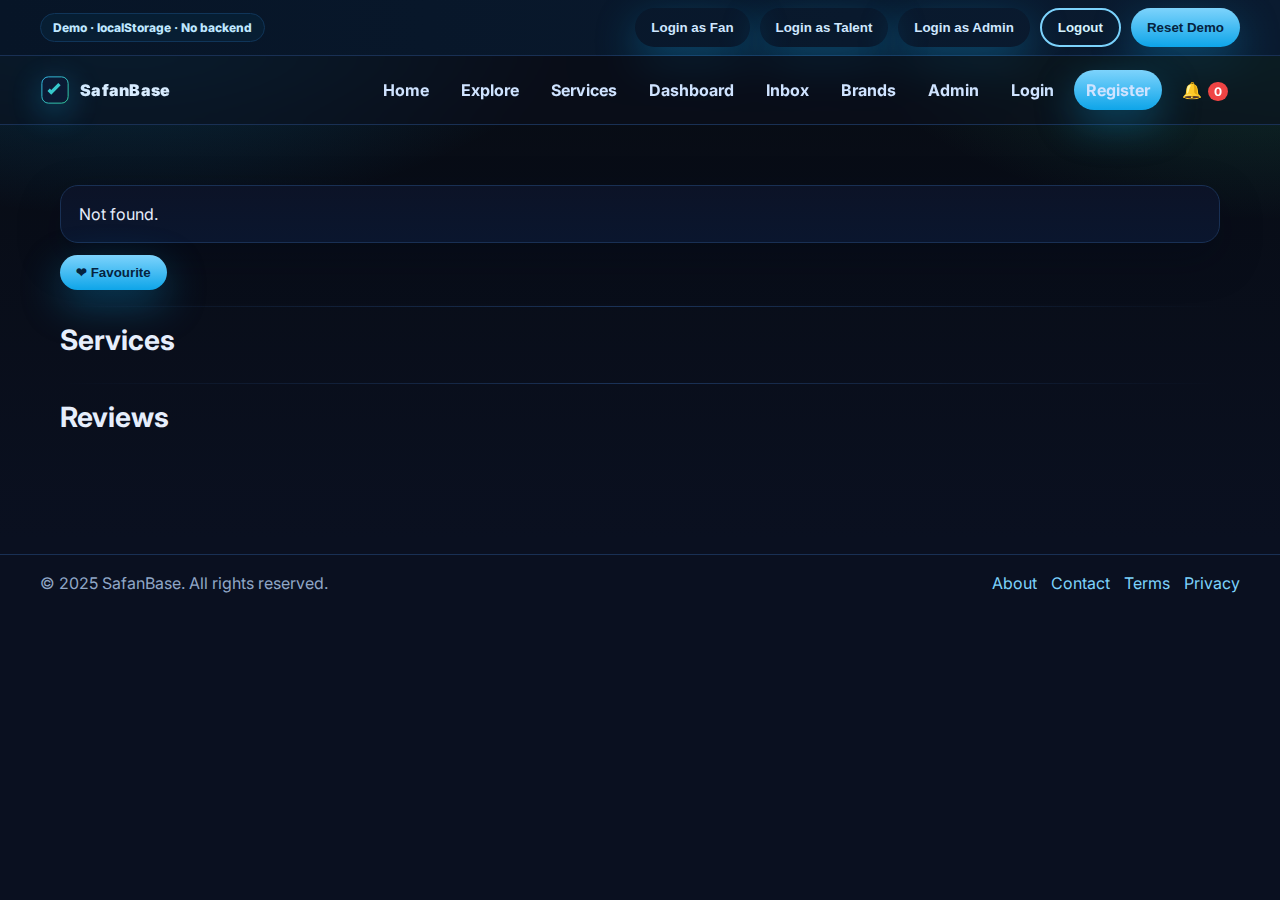
<file: pages/profile.html>
<!doctype html><html lang='en'><head><meta charset="utf-8"><meta name="viewport" content="width=device-width, initial-scale=1">
<title>Profile · SafanBase</title>
<link href="https://fonts.googleapis.com/css2?family=Inter:wght@400;600;800;900&display=swap" rel="stylesheet">
<meta name="description" content="SafanBase connects South African fans & brands with athletes and celebrities for personalised content, endorsements & appearances.">
<meta property="og:title" content="Profile · SafanBase"><meta property="og:image" content="../assets/og.png">
<link rel="icon" href="../assets/favicon.ico">
<link rel="stylesheet" href="../styles.css">
<script defer src="../app.js"></script></head><body>
<div class="demo-bar">
  <div class="container inner">
    <div class="badge">Demo · localStorage · No backend</div>
    <div style="display:flex;gap:10px;flex-wrap:wrap">
      <button class="btn btn-ghost" onclick="SB.demoLogin('fan')">Login as Fan</button>
      <button class="btn btn-ghost" onclick="SB.demoLogin('talent')">Login as Talent</button>
      <button class="btn btn-ghost" onclick="SB.demoLogin('admin')">Login as Admin</button>
      <button class="btn btn-outline" onclick="SB.logout()">Logout</button>
      <button class="btn" onclick="SB.resetDemo()">Reset Demo</button>
    </div>
  </div>
</div>
<header class="header">
  <div class="container nav">
    <div class="brand"><img src="../assets/logo.svg" alt="logo"><span>SafanBase</span></div>
    <ul>
      <li><a class="" href="../index.html">Home</a></li>
      <li><a class="" href="../pages/explore.html">Explore</a></li>
      <li><a class="" href="../pages/services.html">Services</a></li>
      <li><a class="" href="../pages/dashboard.html">Dashboard</a></li>
      <li><a class="" href="../pages/inbox.html">Inbox</a></li>
      <li><a class="" href="../pages/brands.html">Brands</a></li>
      <li><a class="" href="../pages/admin.html">Admin</a></li>
      <li><a class="" href="../pages/login.html">Login</a></li>
      <li><a class="btn " href="../pages/register.html">Register</a></li>
      <li><a href="../pages/inbox.html" title="Notifications">🔔<span id="notifDot">0</span></a></li>
    </ul>
  </div>
</header><section class='section'><div class='container'>
  <div id="profileHeader" class="card"></div>
  <div style="display:flex;gap:10px;margin:12px 0">
    <button class="btn" id="favBtn" onclick="SB.toggleFavoriteOnProfile()">❤ Favourite</button>
  </div>
  <div class="hr"></div>
  <h2>Services</h2>
  <div id="profileServices" class="grid grid-3"></div>
  <div class="hr"></div>
  <h2>Reviews</h2>
  <div id="profileReviews" class="grid"></div>
</div></section><footer class="footer">
  <div class="container inner">
    <div>© 2025 SafanBase. All rights reserved.</div>
    <div style="display:flex;gap:14px;flex-wrap:wrap">
      <a href="../pages/about.html">About</a>
      <a href="../pages/contact.html">Contact</a>
      <a href="../pages/terms.html">Terms</a>
      <a href="../pages/policy.html">Privacy</a>
    </div>
  </div>
</footer></body></html>
</file>
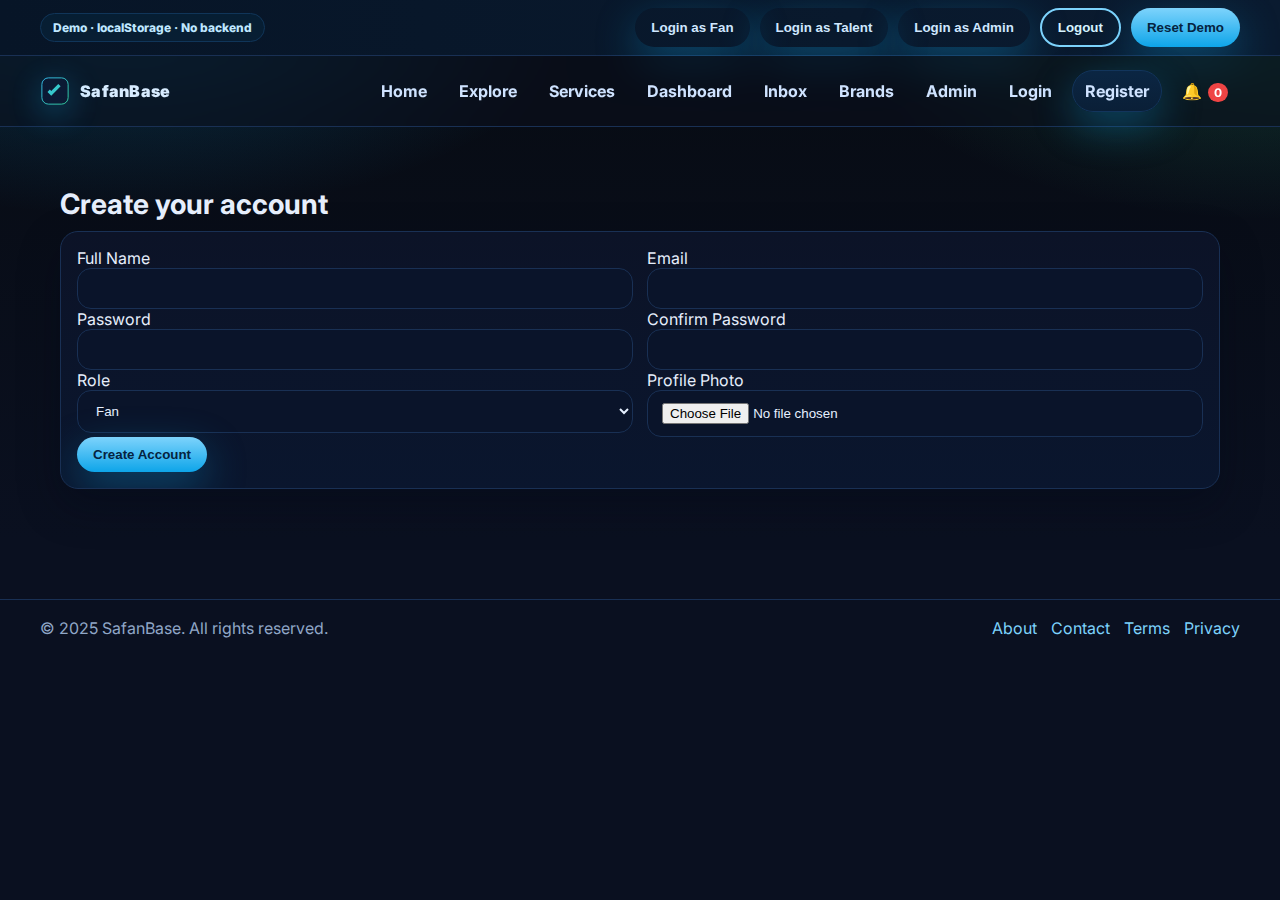
<file: pages/register.html>
<!doctype html><html lang='en'><head><meta charset="utf-8"><meta name="viewport" content="width=device-width, initial-scale=1">
<title>Register · SafanBase</title>
<link href="https://fonts.googleapis.com/css2?family=Inter:wght@400;600;800;900&display=swap" rel="stylesheet">
<meta name="description" content="SafanBase connects South African fans & brands with athletes and celebrities for personalised content, endorsements & appearances.">
<meta property="og:title" content="Register · SafanBase"><meta property="og:image" content="../assets/og.png">
<link rel="icon" href="../assets/favicon.ico">
<link rel="stylesheet" href="../styles.css">
<script defer src="../app.js"></script></head><body>
<div class="demo-bar">
  <div class="container inner">
    <div class="badge">Demo · localStorage · No backend</div>
    <div style="display:flex;gap:10px;flex-wrap:wrap">
      <button class="btn btn-ghost" onclick="SB.demoLogin('fan')">Login as Fan</button>
      <button class="btn btn-ghost" onclick="SB.demoLogin('talent')">Login as Talent</button>
      <button class="btn btn-ghost" onclick="SB.demoLogin('admin')">Login as Admin</button>
      <button class="btn btn-outline" onclick="SB.logout()">Logout</button>
      <button class="btn" onclick="SB.resetDemo()">Reset Demo</button>
    </div>
  </div>
</div>
<header class="header">
  <div class="container nav">
    <div class="brand"><img src="../assets/logo.svg" alt="logo"><span>SafanBase</span></div>
    <ul>
      <li><a class="" href="../index.html">Home</a></li>
      <li><a class="" href="../pages/explore.html">Explore</a></li>
      <li><a class="" href="../pages/services.html">Services</a></li>
      <li><a class="" href="../pages/dashboard.html">Dashboard</a></li>
      <li><a class="" href="../pages/inbox.html">Inbox</a></li>
      <li><a class="" href="../pages/brands.html">Brands</a></li>
      <li><a class="" href="../pages/admin.html">Admin</a></li>
      <li><a class="" href="../pages/login.html">Login</a></li>
      <li><a class="btn active" href="../pages/register.html">Register</a></li>
      <li><a href="../pages/inbox.html" title="Notifications">🔔<span id="notifDot">0</span></a></li>
    </ul>
  </div>
</header><section class='section'><div class='container'>
  <h2>Create your account</h2>
  <form id="registerForm" class="card" style="padding:16px" onsubmit="SB.handleRegister(event)">
    <div class="form-row"><div><label>Full Name</label><input class="input" name="name" required></div><div><label>Email</label><input class="input" type="email" name="email" required></div></div>
    <div class="form-row"><div><label>Password</label><input class="input" type="password" name="password" required></div><div><label>Confirm Password</label><input class="input" type="password" name="confirm" required></div></div>
    <div class="form-row"><div><label>Role</label><select class="select" name="role" id="roleSelect" onchange="SB.toggleRoleFields()" required><option>Fan</option><option>Athlete</option><option>Celebrity</option></select></div><div><label>Profile Photo</label><input class="input" type="file" accept="image/*" name="photo"></div></div>
    <div id="roleFields" class="hidden">
      <div class="form-row"><div><label>Location</label><input class="input" name="location"></div><div><label>Industry/Sport</label><input class="input" name="industry"></div></div>
      <div><label>Biography</label><textarea class="textarea" name="bio" rows="4"></textarea></div>
    </div>
    <button class="btn" type="submit">Create Account</button>
  </form>
</div></section><footer class="footer">
  <div class="container inner">
    <div>© 2025 SafanBase. All rights reserved.</div>
    <div style="display:flex;gap:14px;flex-wrap:wrap">
      <a href="../pages/about.html">About</a>
      <a href="../pages/contact.html">Contact</a>
      <a href="../pages/terms.html">Terms</a>
      <a href="../pages/policy.html">Privacy</a>
    </div>
  </div>
</footer></body></html>
</file>
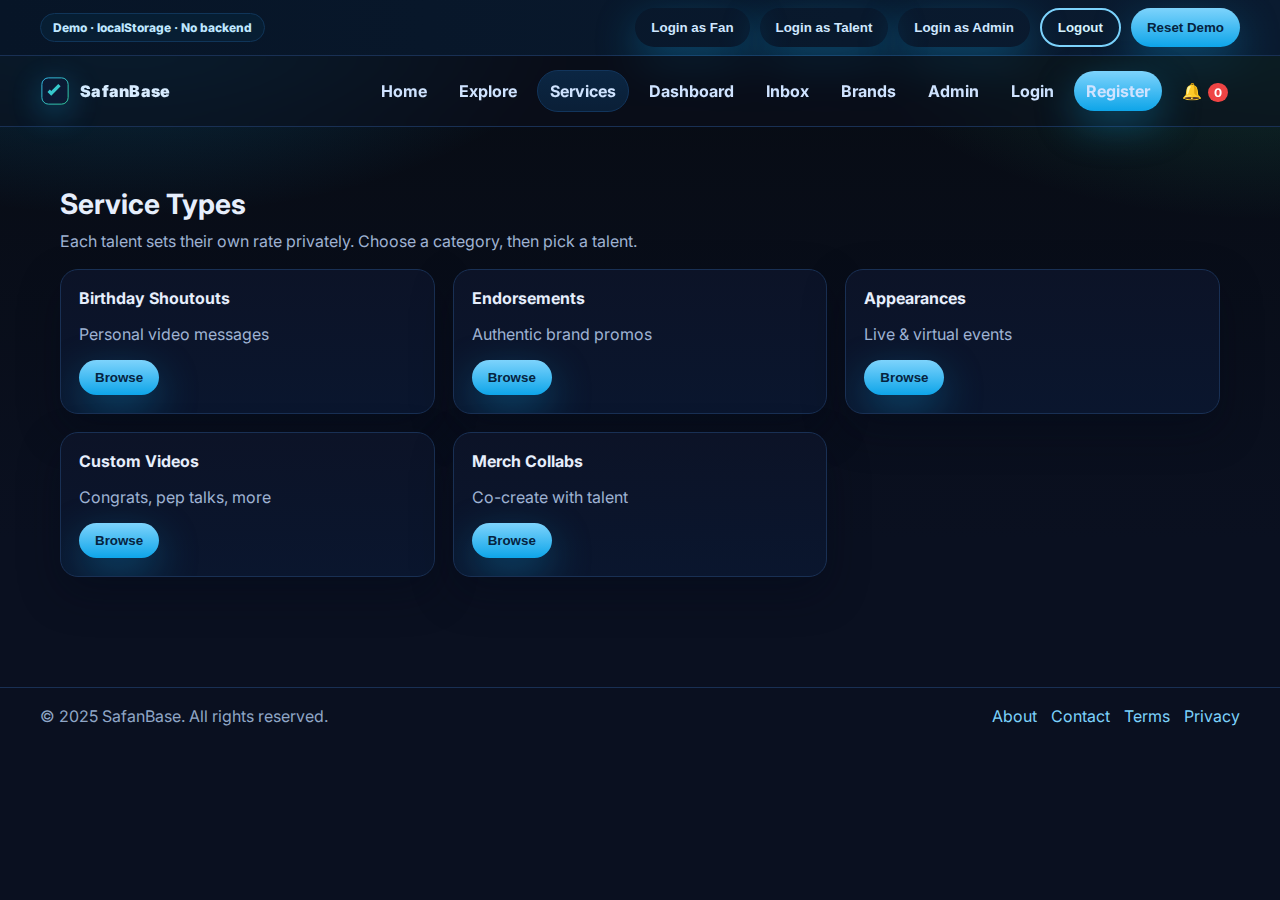
<file: pages/services.html>
<!doctype html><html lang='en'><head><meta charset="utf-8"><meta name="viewport" content="width=device-width, initial-scale=1">
<title>Services · SafanBase</title>
<link href="https://fonts.googleapis.com/css2?family=Inter:wght@400;600;800;900&display=swap" rel="stylesheet">
<meta name="description" content="SafanBase connects South African fans & brands with athletes and celebrities for personalised content, endorsements & appearances.">
<meta property="og:title" content="Services · SafanBase"><meta property="og:image" content="../assets/og.png">
<link rel="icon" href="../assets/favicon.ico">
<link rel="stylesheet" href="../styles.css">
<script defer src="../app.js"></script></head><body>
<div class="demo-bar">
  <div class="container inner">
    <div class="badge">Demo · localStorage · No backend</div>
    <div style="display:flex;gap:10px;flex-wrap:wrap">
      <button class="btn btn-ghost" onclick="SB.demoLogin('fan')">Login as Fan</button>
      <button class="btn btn-ghost" onclick="SB.demoLogin('talent')">Login as Talent</button>
      <button class="btn btn-ghost" onclick="SB.demoLogin('admin')">Login as Admin</button>
      <button class="btn btn-outline" onclick="SB.logout()">Logout</button>
      <button class="btn" onclick="SB.resetDemo()">Reset Demo</button>
    </div>
  </div>
</div>
<header class="header">
  <div class="container nav">
    <div class="brand"><img src="../assets/logo.svg" alt="logo"><span>SafanBase</span></div>
    <ul>
      <li><a class="" href="../index.html">Home</a></li>
      <li><a class="" href="../pages/explore.html">Explore</a></li>
      <li><a class="active" href="../pages/services.html">Services</a></li>
      <li><a class="" href="../pages/dashboard.html">Dashboard</a></li>
      <li><a class="" href="../pages/inbox.html">Inbox</a></li>
      <li><a class="" href="../pages/brands.html">Brands</a></li>
      <li><a class="" href="../pages/admin.html">Admin</a></li>
      <li><a class="" href="../pages/login.html">Login</a></li>
      <li><a class="btn " href="../pages/register.html">Register</a></li>
      <li><a href="../pages/inbox.html" title="Notifications">🔔<span id="notifDot">0</span></a></li>
    </ul>
  </div>
</header><section class='section'><div class='container'>
  <h2>Service Types</h2>
  <p class="lead">Each talent sets their own rate privately. Choose a category, then pick a talent.</p>
  <div id="serviceTypes" class="grid grid-3"></div>
</div></section><footer class="footer">
  <div class="container inner">
    <div>© 2025 SafanBase. All rights reserved.</div>
    <div style="display:flex;gap:14px;flex-wrap:wrap">
      <a href="../pages/about.html">About</a>
      <a href="../pages/contact.html">Contact</a>
      <a href="../pages/terms.html">Terms</a>
      <a href="../pages/policy.html">Privacy</a>
    </div>
  </div>
</footer></body></html>
</file>
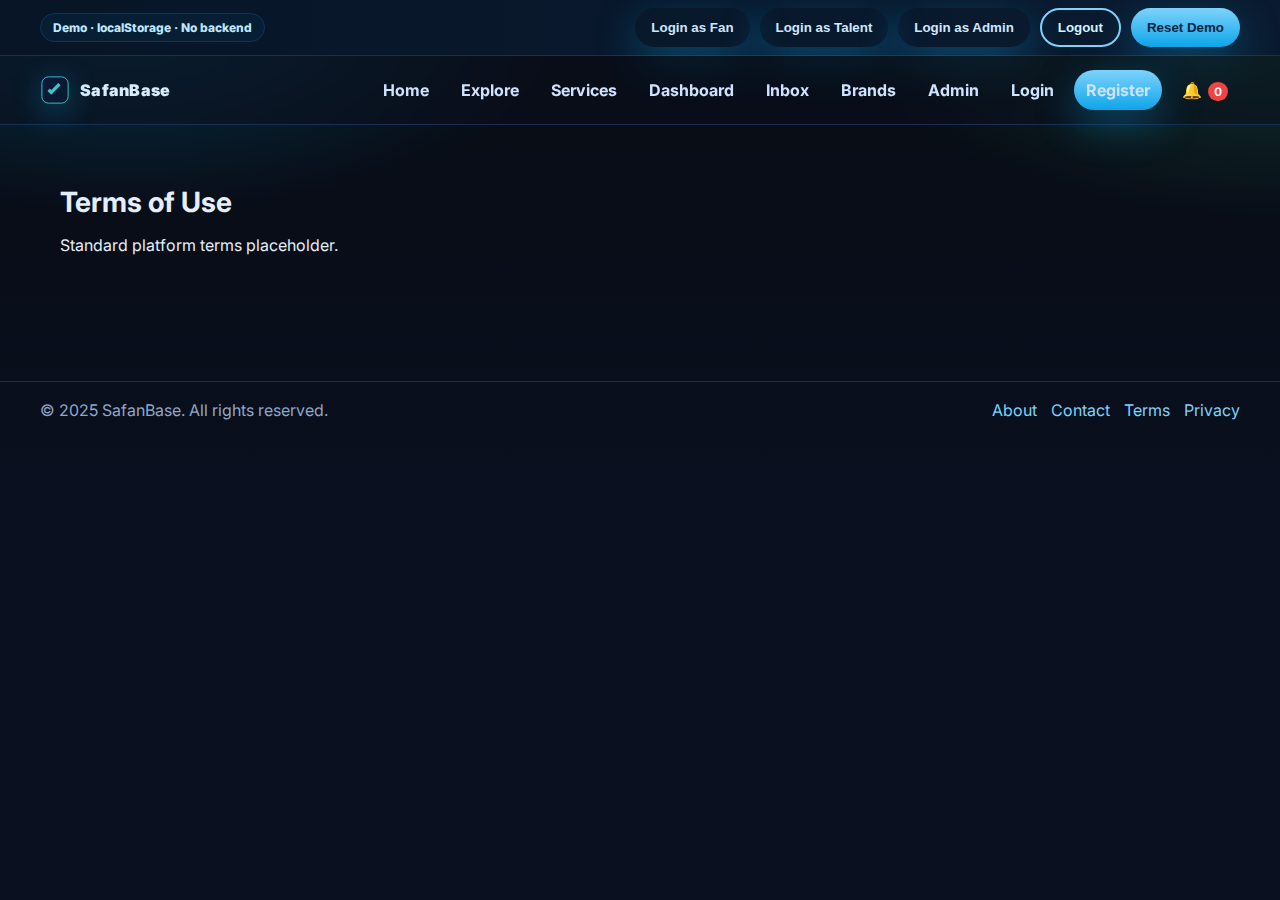
<file: pages/terms.html>
<!doctype html><html lang='en'><head><meta charset="utf-8"><meta name="viewport" content="width=device-width, initial-scale=1">
<title>Terms of Use · SafanBase</title>
<link href="https://fonts.googleapis.com/css2?family=Inter:wght@400;600;800;900&display=swap" rel="stylesheet">
<meta name="description" content="SafanBase connects South African fans & brands with athletes and celebrities for personalised content, endorsements & appearances.">
<meta property="og:title" content="Terms of Use · SafanBase"><meta property="og:image" content="../assets/og.png">
<link rel="icon" href="../assets/favicon.ico">
<link rel="stylesheet" href="../styles.css">
<script defer src="../app.js"></script></head><body>
<div class="demo-bar">
  <div class="container inner">
    <div class="badge">Demo · localStorage · No backend</div>
    <div style="display:flex;gap:10px;flex-wrap:wrap">
      <button class="btn btn-ghost" onclick="SB.demoLogin('fan')">Login as Fan</button>
      <button class="btn btn-ghost" onclick="SB.demoLogin('talent')">Login as Talent</button>
      <button class="btn btn-ghost" onclick="SB.demoLogin('admin')">Login as Admin</button>
      <button class="btn btn-outline" onclick="SB.logout()">Logout</button>
      <button class="btn" onclick="SB.resetDemo()">Reset Demo</button>
    </div>
  </div>
</div>
<header class="header">
  <div class="container nav">
    <div class="brand"><img src="../assets/logo.svg" alt="logo"><span>SafanBase</span></div>
    <ul>
      <li><a class="" href="../index.html">Home</a></li>
      <li><a class="" href="../pages/explore.html">Explore</a></li>
      <li><a class="" href="../pages/services.html">Services</a></li>
      <li><a class="" href="../pages/dashboard.html">Dashboard</a></li>
      <li><a class="" href="../pages/inbox.html">Inbox</a></li>
      <li><a class="" href="../pages/brands.html">Brands</a></li>
      <li><a class="" href="../pages/admin.html">Admin</a></li>
      <li><a class="" href="../pages/login.html">Login</a></li>
      <li><a class="btn " href="../pages/register.html">Register</a></li>
      <li><a href="../pages/inbox.html" title="Notifications">🔔<span id="notifDot">0</span></a></li>
    </ul>
  </div>
</header><section class='section'><div class='container'><h2>Terms of Use</h2><p>Standard platform terms placeholder.</p></div></section><footer class="footer">
  <div class="container inner">
    <div>© 2025 SafanBase. All rights reserved.</div>
    <div style="display:flex;gap:14px;flex-wrap:wrap">
      <a href="../pages/about.html">About</a>
      <a href="../pages/contact.html">Contact</a>
      <a href="../pages/terms.html">Terms</a>
      <a href="../pages/policy.html">Privacy</a>
    </div>
  </div>
</footer></body></html>
</file>
<file: styles.css>
/* ========== SafanBase Modern Theme (v6) ========== */
:root{
  --bg: #070b12;
  --bg-soft: #0a1020;
  --surface: #0c1327;
  --card: #0f1a33;
  --glass: rgba(255,255,255,0.06);
  --text: #e6eefc;
  --muted: #9fb3d3;
  --border: #193054;
  --primary: #7dd3fc;   /* sky-300 */
  --primary-500:#38bdf8;/* sky-400 */
  --primary-600:#0ea5e9;/* sky-500 */
  --accent: #34d399;    /* green-400 */
  --warning:#f59e0b;
  --danger:#ef4444;
  --radius-lg: 18px;
  --radius: 14px;
  --radius-sm: 10px;
  --shadow-lg: 0 30px 80px rgba(2,8,23,0.45);
  --shadow:    0 16px 40px rgba(2,8,23,0.35);
  --ring: 0 0 0 3px rgba(14,165,233,0.35);
}
*{box-sizing:border-box}
html,body{height:100%}
html{scroll-behavior:smooth}
body{
  margin:0;
  font-family: Inter, ui-sans-serif, system-ui, -apple-system, Segoe UI, Roboto, Arial, "Apple Color Emoji","Segoe UI Emoji";
  background:
    radial-gradient(60% 40% at 10% 0%, rgba(14,165,233,.25), rgba(14,165,233,0) 60%),
    radial-gradient(50% 35% at 100% 0%, rgba(52,211,153,.22), rgba(52,211,153,0) 70%),
    linear-gradient(180deg, #070b12 0%, #0a1020 60%, #0a1020 100%);
  color:var(--text);
  -webkit-font-smoothing:antialiased; -moz-osx-font-smoothing:grayscale;
}
img{max-width:100%;display:block}
a{color:var(--primary);text-decoration:none}
a:hover{filter:saturate(1.1)}
.container{max-width:1200px;margin:0 auto;padding:0 20px}
/* Header */
.header{position:sticky;top:0;z-index:50;background:rgba(9,14,28,.5);backdrop-filter:blur(14px);border-bottom:1px solid var(--border)}
.nav{display:flex;align-items:center;justify-content:space-between;padding:14px 0}
.brand{display:flex;align-items:center;gap:10px;color:#d8ecff;font-weight:900;letter-spacing:.3px}
.brand img{width:30px;height:30px;filter:drop-shadow(0 8px 16px rgba(14,165,233,.4))}
.nav ul{display:flex;gap:8px;list-style:none;margin:0;padding:0;flex-wrap:wrap;align-items:center}
.nav a{display:block;padding:10px 12px;border-radius:999px;color:#cfe3ff;font-weight:700}
.nav a.active,.nav a:hover{background:linear-gradient(180deg,#0b2643,#0a1f37);border:1px solid #12355c}
.btn{border:none;border-radius:999px;padding:10px 16px;font-weight:900;cursor:pointer;background:linear-gradient(180deg,var(--primary),var(--primary-600));color:#05233f;box-shadow:0 14px 40px rgba(14,165,233,.35);transition:all .15s ease}
.btn:hover{transform:translateY(-1px)}
.btn-outline{background:transparent;border:2px solid var(--primary);color:#d6f3ff;box-shadow:none}
.btn-ghost{background:transparent;color:#cfe7ff}
.badge{display:inline-flex;align-items:center;gap:8px;background:linear-gradient(180deg,#061e33,#081e33);border:1px solid #103559;border-radius:999px;color:#bfe7ff;padding:6px 12px;font-weight:800;font-size:12px}
.chip{display:inline-flex;align-items:center;gap:6px;background:#0d223a;border:1px solid #193a60;border-radius:999px;color:#cfe7ff;padding:6px 10px;font-weight:800;font-size:12px}
/* Forms */
.input,.select,.textarea{width:100%;padding:12px 14px;border:1px solid var(--border);border-radius:var(--radius);background:#0a142a;color:#e6f0ff;transition:all .15s}
.input:focus,.select:focus,.textarea:focus{outline:none;box-shadow:var(--ring);border-color:var(--primary-600)}
.form-row{display:grid;grid-template-columns:1fr 1fr;gap:14px}
@media(max-width:860px){.form-row{grid-template-columns:1fr}}
/* Layout */
.hero{padding:80px 0}
.hero .wrap{display:grid;grid-template-columns:1.1fr .9fr;gap:28px;align-items:center}
@media(max-width:980px){.hero .wrap{grid-template-columns:1fr}}
.hero h1{font-size:48px;line-height:1.04;margin:0 0 10px}
.hero p{color:var(--muted);margin:0 0 16px;font-size:18px}
.hero-cta{display:flex;gap:12px;flex-wrap:wrap}
.section{padding:60px 0}
.section h2{font-size:28px;margin:0 0 10px}
.section p.lead{color:var(--muted);margin:0 0 18px}
/* Cards & Grid */
.card{background:linear-gradient(180deg,var(--surface),#0a162e);border:1px solid var(--border);border-radius:var(--radius-lg);box-shadow:var(--shadow);overflow:hidden}
.card .body{padding:18px}
.grid{display:grid;gap:18px}
.grid-2{grid-template-columns:repeat(2,minmax(0,1fr))}
.grid-3{grid-template-columns:repeat(3,minmax(0,1fr))}
.grid-4{grid-template-columns:repeat(4,minmax(0,1fr))}
@media(max-width:1020px){.grid-4{grid-template-columns:repeat(3,1fr)}}
@media(max-width:860px){.grid-3{grid-template-columns:repeat(2,1fr)}.grid-4{grid-template-columns:repeat(2,1fr)}}
@media(max-width:600px){.grid-2,.grid-3,.grid-4{grid-template-columns:1fr}}
/* Talent card */
.talent-card{display:flex;flex-direction:column;border-radius:var(--radius-lg);border:1px solid var(--border);background:linear-gradient(180deg,#101833,#0a152c);box-shadow:var(--shadow);overflow:hidden;transition:transform .2s,box-shadow .2s}
.talent-card:hover{transform:translateY(-3px) scale(1.01);box-shadow:var(--shadow-lg)}
.talent-thumb{height:190px;width:100%;object-fit:cover}
.talent-meta{display:flex;align-items:center;gap:10px;margin-top:-24px;padding:0 14px}
.talent-meta img{width:56px;height:56px;border-radius:50%;border:3px solid #0c142a;box-shadow:0 8px 24px rgba(0,0,0,.45)}
.talent-name{font-weight:900;color:#e0efff}
.muted{color:var(--muted)}
.service-pill{background:linear-gradient(180deg,#0b1630,#0b1a39);border:1px dashed #224063;border-radius:16px;padding:18px;box-shadow:var(--shadow)}
.table{width:100%;border-collapse:separate;border-spacing:0 10px}
.table th{text-transform:uppercase;font-size:11px;color:#90a7c7;text-align:left;padding:0 12px}
.table td{background:linear-gradient(180deg,#0b1630,#0a142a);border:1px solid #1c3558;padding:12px;border-radius:12px}
.footer{margin-top:50px;border-top:1px solid var(--border);background:transparent}
.footer .inner{padding:18px 0;display:flex;align-items:center;justify-content:space-between;gap:10px;color:#90a7c7;flex-wrap:wrap}
.alert{padding:12px 14px;border:1px solid var(--border);background:linear-gradient(180deg,#0b1831,#0a142a);border-radius:14px;color:#d7eaff;box-shadow:var(--shadow)}
.hidden{display:none!important}
.kbd{font-family:ui-monospace, SFMono-Regular, Menlo, Monaco, Consolas, monospace;font-size:12px;background:#0f233d;border:1px solid #1d3d63;border-radius:6px;padding:2px 6px;color:#bfdefb}
.demo-bar{background:linear-gradient(90deg,#071527,#0a1b30);border-bottom:1px solid var(--border)}
.demo-bar .inner{display:flex;gap:12px;align-items:center;justify-content:space-between;padding:8px 0}
#notifDot{background:#ef4444;border-radius:999px;padding:2px 6px;color:#fff;font-size:12px;margin-left:6px;min-width:20px;text-align:center}
/* Fancy focus for links in navbar */
.nav a:focus{outline:none;box-shadow:var(--ring)}
/* Small helpers */
.hr{height:1px;background:linear-gradient(90deg,transparent,#1b3359,transparent);margin:16px 0}
</file>
